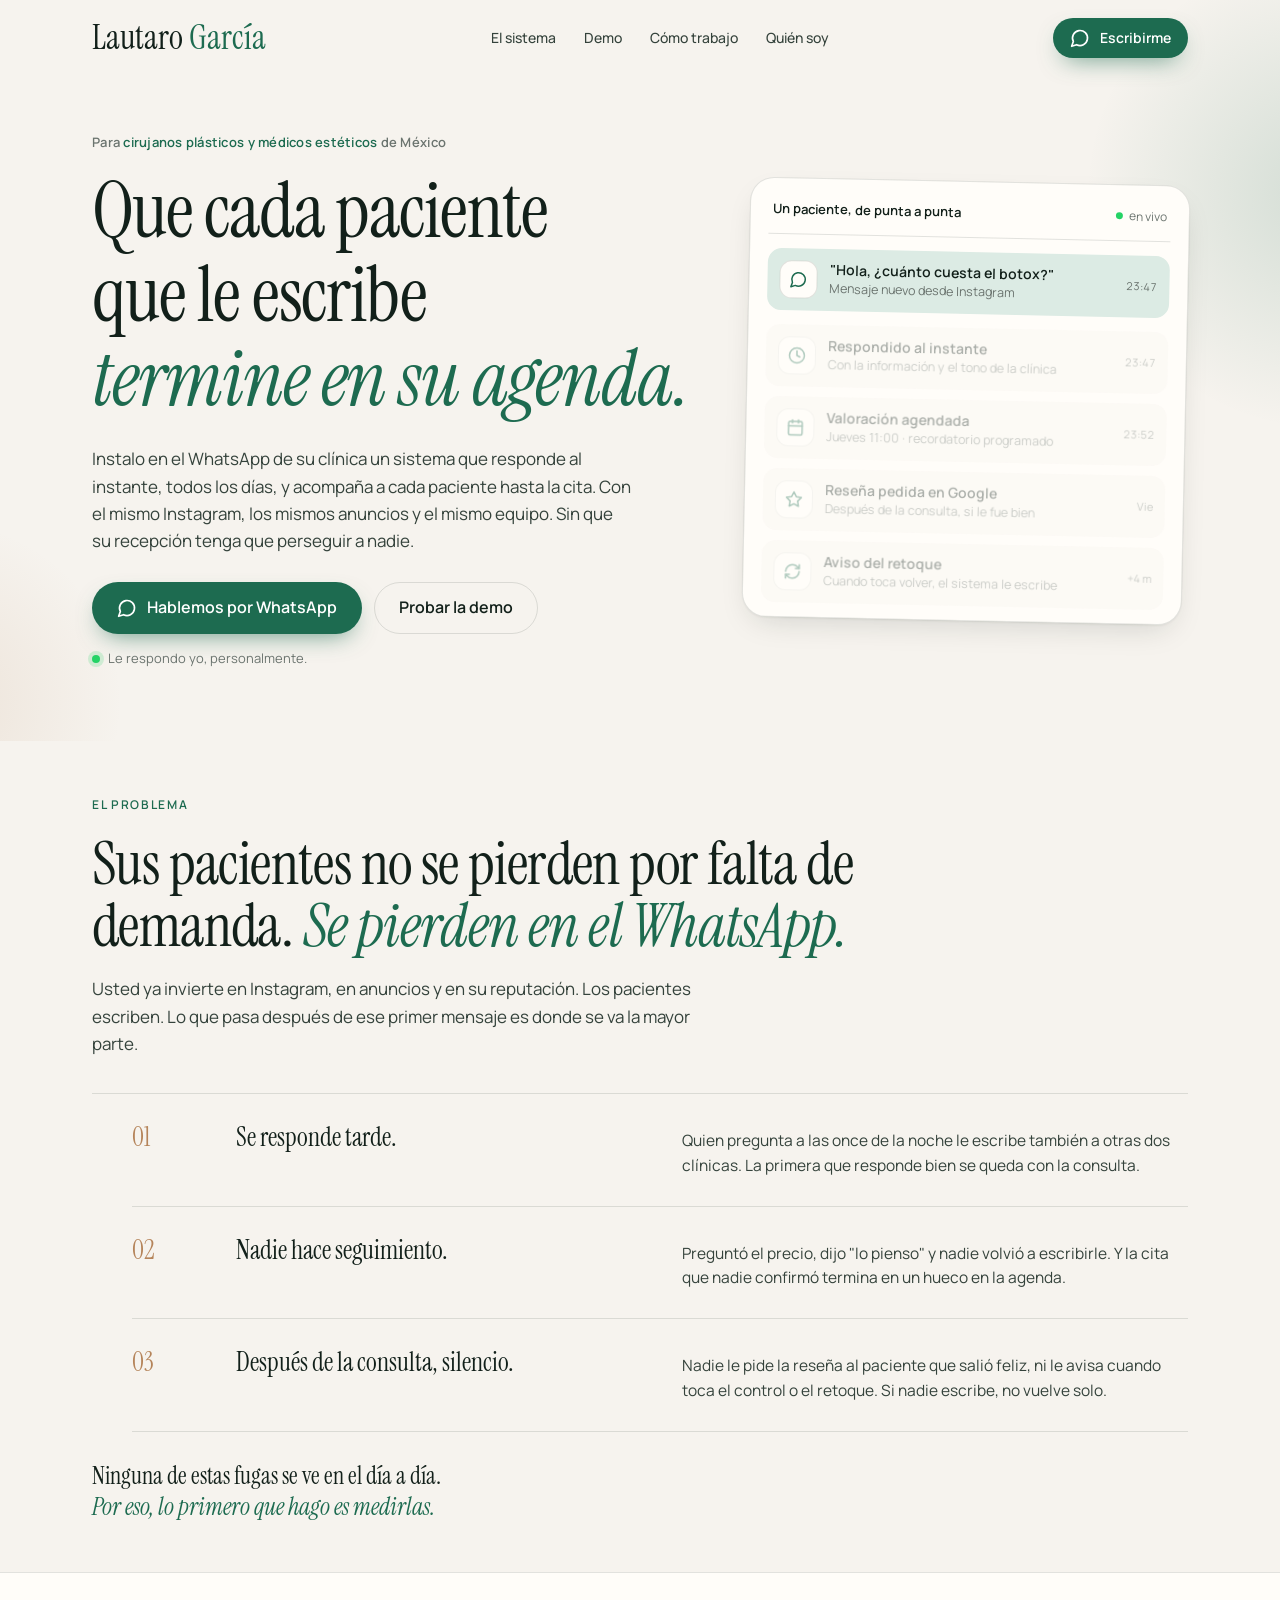
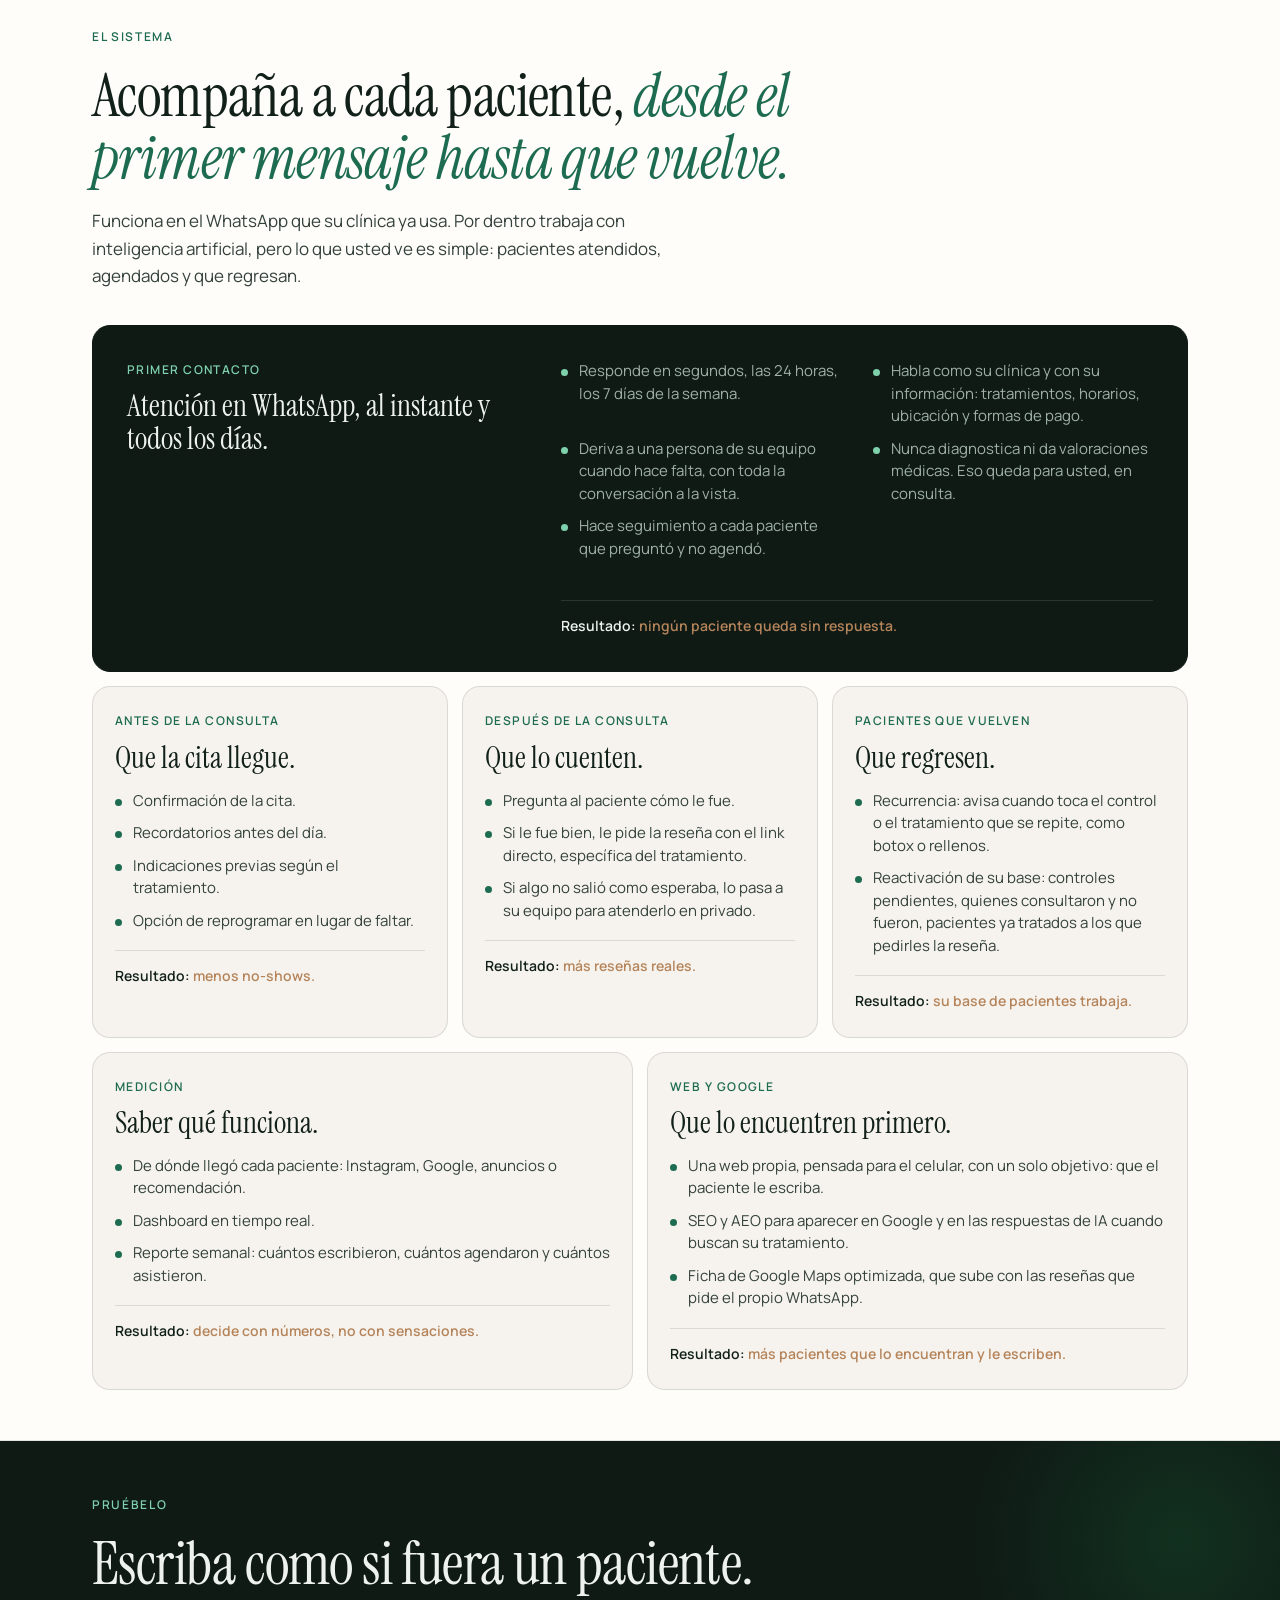
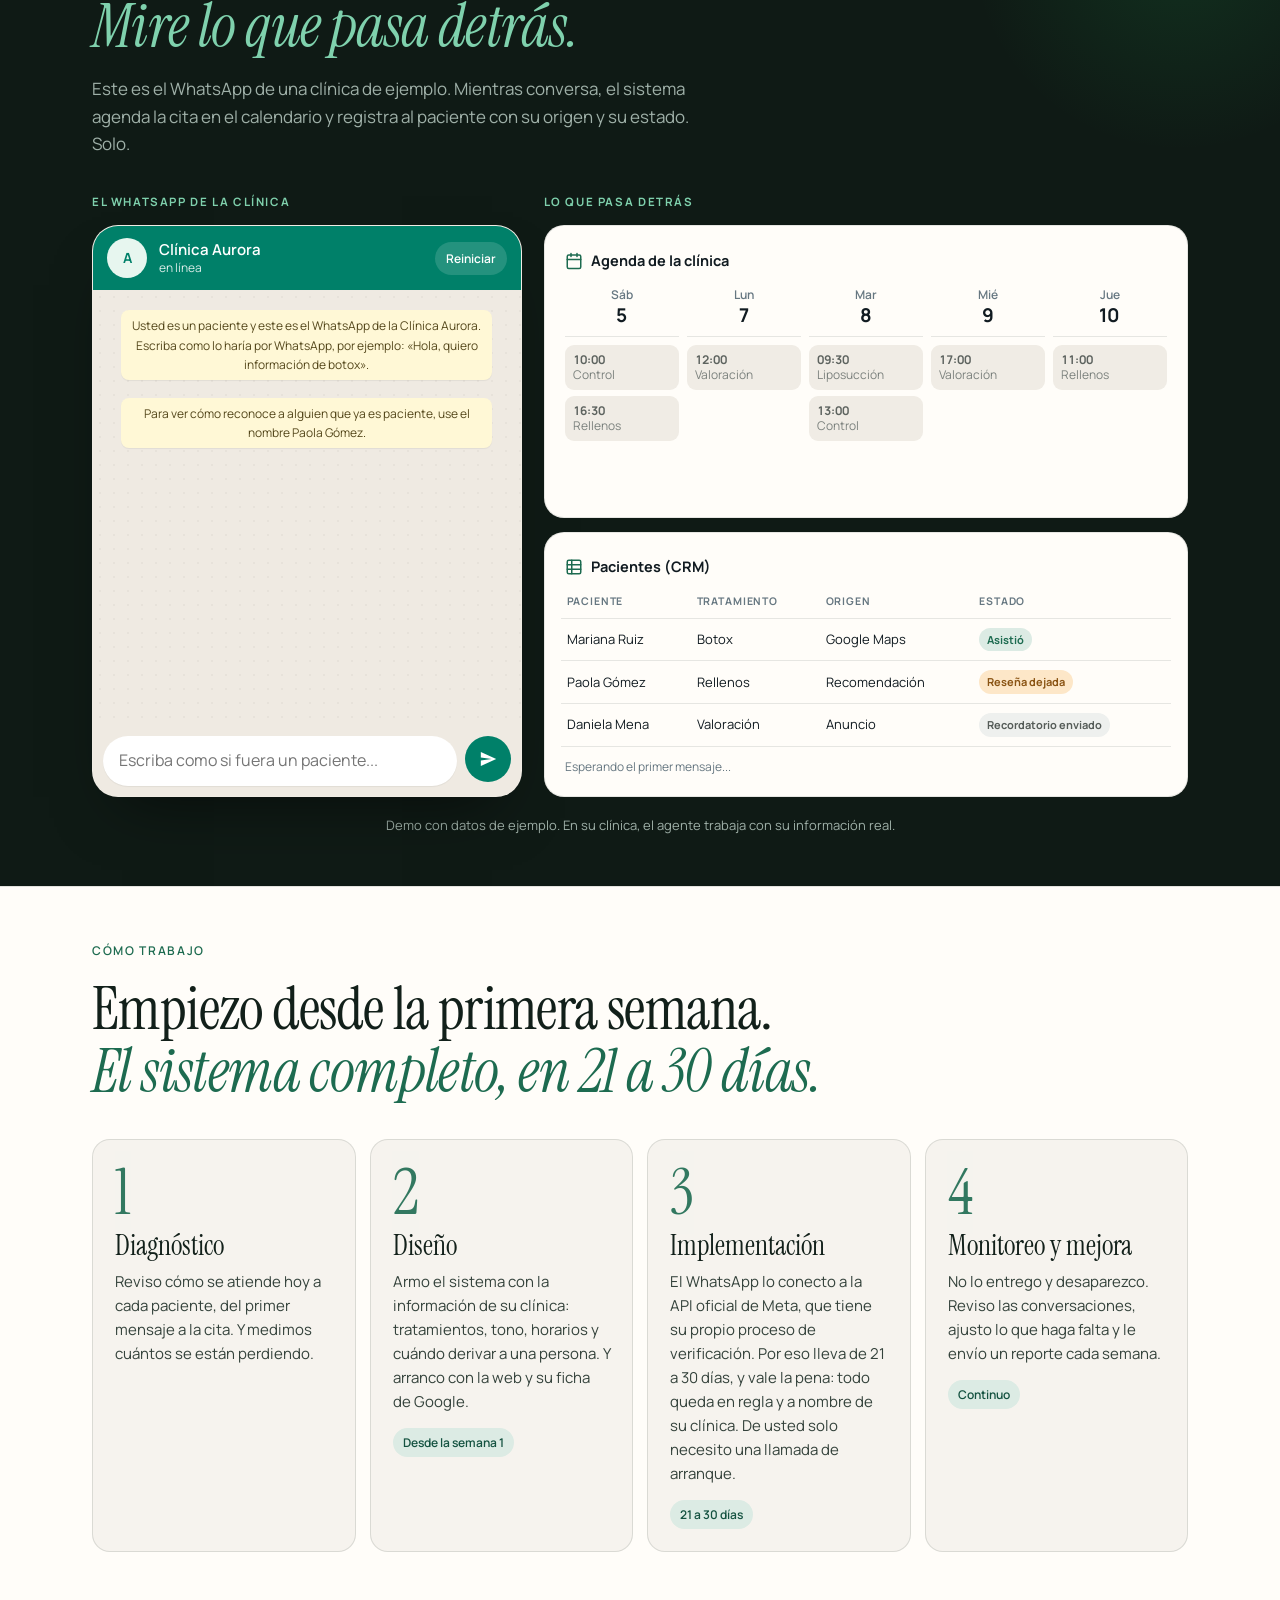
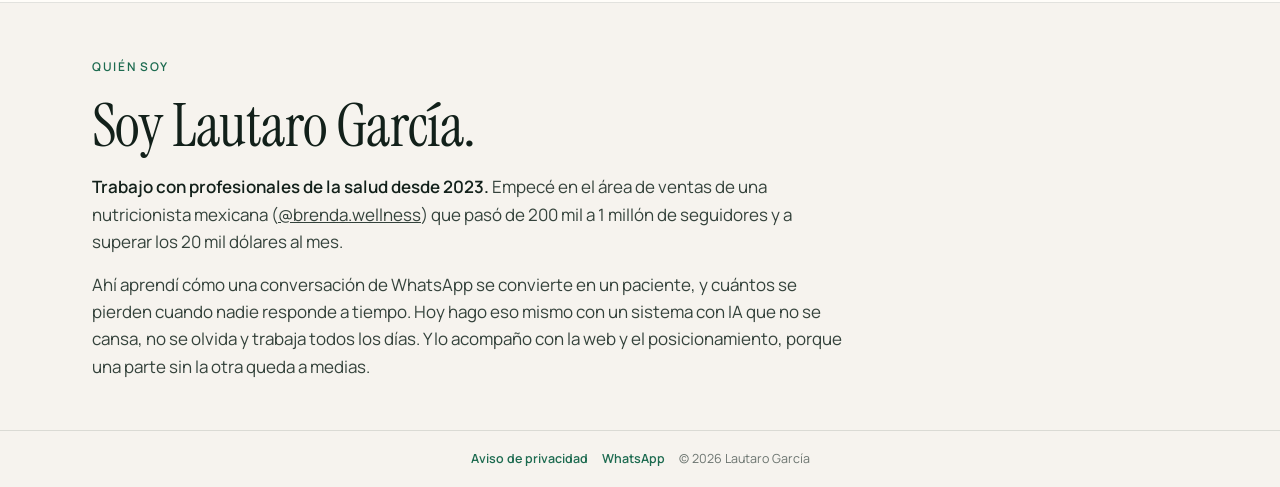
<file: index.html>
<!doctype html>
<html lang="es-MX" class="no-js">
<head>
  <meta charset="utf-8">
  <meta name="viewport" content="width=device-width, initial-scale=1, viewport-fit=cover">
  <title>Lautaro García · Sistema comercial IA</title>
  <meta name="description" content="Instalo en el WhatsApp de su clínica un sistema que responde al instante, hace seguimiento a cada paciente y lo lleva hasta la cita. Para cirujanos plásticos y médicos estéticos de México.">
  <meta name="theme-color" content="#f6f3ee">
  <meta property="og:type" content="website">
  <meta property="og:title" content="Lautaro García · Más pacientes agendados desde su WhatsApp">
  <meta property="og:description" content="Un sistema que responde al instante, todos los días, y acompaña a cada paciente desde el primer mensaje hasta que vuelve.">
  <link rel="icon" href="data:image/svg+xml,%3Csvg xmlns='http://www.w3.org/2000/svg' viewBox='0 0 64 64'%3E%3Crect width='64' height='64' rx='16' fill='%2312201a'/%3E%3Ctext x='50%25' y='56%25' text-anchor='middle' dominant-baseline='middle' font-family='Georgia,serif' font-style='italic' font-size='34' fill='%237fd1ad'%3ELG%3C/text%3E%3C/svg%3E">
  <link rel="preconnect" href="https://fonts.googleapis.com">
  <link rel="preconnect" href="https://fonts.gstatic.com" crossorigin>
  <link href="https://fonts.googleapis.com/css2?family=Instrument+Serif:ital@0;1&family=Manrope:wght@400;500;600;700&display=swap" rel="stylesheet">
  <link rel="stylesheet" href="styles.css?v=20261116i">
  <link rel="stylesheet" href="demo/demo.css?v=20261126a">
  <script>document.documentElement.classList.remove('no-js');</script>
  <script src="config.js?v=20261116i" defer></script>
  <script src="demo/demo.js?v=20261126a" defer></script>
  <script src="main.js?v=20261116i" defer></script>
</head>
<body>

<!-- Íconos -->
<svg width="0" height="0" style="position:absolute" aria-hidden="true">
  <defs>
    <symbol id="i-wa" viewBox="0 0 24 24" fill="none" stroke="currentColor" stroke-width="2" stroke-linecap="round" stroke-linejoin="round"><path d="M7.9 20A9 9 0 1 0 4 16.1L2 22Z"/></symbol>
    <symbol id="i-check" viewBox="0 0 24 24" fill="none" stroke="currentColor" stroke-width="2.4" stroke-linecap="round" stroke-linejoin="round"><path d="M20 6 9 17l-5-5"/></symbol>
    <symbol id="i-x" viewBox="0 0 24 24" fill="none" stroke="currentColor" stroke-width="2.4" stroke-linecap="round" stroke-linejoin="round"><path d="M18 6 6 18"/><path d="m6 6 12 12"/></symbol>
    <symbol id="i-clock" viewBox="0 0 24 24" fill="none" stroke="currentColor" stroke-width="2" stroke-linecap="round" stroke-linejoin="round"><circle cx="12" cy="12" r="10"/><path d="M12 6v6l4 2"/></symbol>
    <symbol id="i-cal" viewBox="0 0 24 24" fill="none" stroke="currentColor" stroke-width="2" stroke-linecap="round" stroke-linejoin="round"><rect x="3" y="4" width="18" height="18" rx="2"/><path d="M16 2v4M8 2v4M3 10h18"/></symbol>
    <symbol id="i-star" viewBox="0 0 24 24" fill="none" stroke="currentColor" stroke-width="2" stroke-linecap="round" stroke-linejoin="round"><path d="M12 2l3.09 6.26L22 9.27l-5 4.87 1.18 6.88L12 17.77l-6.18 3.25L7 14.14 2 9.27l6.91-1.01L12 2z"/></symbol>
    <symbol id="i-repeat" viewBox="0 0 24 24" fill="none" stroke="currentColor" stroke-width="2" stroke-linecap="round" stroke-linejoin="round"><path d="M3 12a9 9 0 0 1 9-9 9.75 9.75 0 0 1 6.74 2.74L21 8"/><path d="M21 3v5h-5"/><path d="M21 12a9 9 0 0 1-9 9 9.75 9.75 0 0 1-6.74-2.74L3 16"/><path d="M8 16H3v5"/></symbol>
    <symbol id="i-chart" viewBox="0 0 24 24" fill="none" stroke="currentColor" stroke-width="2" stroke-linecap="round" stroke-linejoin="round"><path d="M3 3v18h18"/><path d="M18 17V9M13 17V5M8 17v-3"/></symbol>
    <symbol id="i-phone" viewBox="0 0 24 24" fill="none" stroke="currentColor" stroke-width="2" stroke-linecap="round" stroke-linejoin="round"><rect x="5" y="2" width="14" height="20" rx="2"/><path d="M12 18h.01"/></symbol>
    <symbol id="i-search" viewBox="0 0 24 24" fill="none" stroke="currentColor" stroke-width="2" stroke-linecap="round" stroke-linejoin="round"><circle cx="11" cy="11" r="8"/><path d="m21 21-4.3-4.3"/></symbol>
    <symbol id="i-pin" viewBox="0 0 24 24" fill="none" stroke="currentColor" stroke-width="2" stroke-linecap="round" stroke-linejoin="round"><path d="M20 10c0 6-8 12-8 12s-8-6-8-12a8 8 0 0 1 16 0Z"/><circle cx="12" cy="10" r="3"/></symbol>
    <symbol id="i-shield" viewBox="0 0 24 24" fill="none" stroke="currentColor" stroke-width="2" stroke-linecap="round" stroke-linejoin="round"><path d="M12 22s8-4 8-10V5l-8-3-8 3v7c0 6 8 10 8 10z"/><path d="m9 12 2 2 4-4"/></symbol>
    <symbol id="i-back" viewBox="0 0 24 24" fill="none" stroke="currentColor" stroke-width="2" stroke-linecap="round" stroke-linejoin="round"><path d="M9 10 4 15l5 5"/><path d="M20 4v7a4 4 0 0 1-4 4H4"/></symbol>
  </defs>
</svg>

<!-- NAV -->
<header class="nav" id="nav">
  <div class="wrap nav-inner">
    <a href="#top" class="brand">Lautaro <span>García</span></a>
    <nav class="nav-links" aria-label="Secciones">
      <a href="#sistema">El sistema</a>
      <a href="#demo">Demo</a>
      <a href="#como">Cómo trabajo</a>
      <a href="#quien">Quién soy</a>
    </nav>
    <a class="btn btn-wa btn-sm" href="https://wa.me/5492804028061" data-wa>
      <svg aria-hidden="true"><use href="#i-wa"/></svg> Escribirme
    </a>
  </div>
</header>

<main id="top">

  <!-- 1. HERO -->
  <section class="hero">
    <div class="wrap hero-grid">
      <div>
        <p class="hero-kicker">Para <b>cirujanos plásticos y médicos estéticos</b> de México</p>
        <h1 class="hero-title">
          <span class="line"><span>Que cada paciente</span></span>
          <span class="line"><span>que le escribe</span></span>
          <span class="line"><span><em>termine en su agenda.</em></span></span>
        </h1>
        <p class="hero-sub">Instalo en el WhatsApp de su clínica un sistema que responde al instante, todos los días, y acompaña a cada paciente hasta la cita. Con el mismo Instagram, los mismos anuncios y el mismo equipo. Sin que su recepción tenga que perseguir a nadie.</p>
        <div class="hero-ctas">
          <a class="btn btn-wa" href="https://wa.me/5492804028061" data-wa>
            <svg aria-hidden="true"><use href="#i-wa"/></svg> Hablemos por WhatsApp
          </a>
          <a class="btn btn-ghost" href="#demo">Probar la demo</a>
        </div>
        <p class="hero-note"><span class="dot"></span> Le respondo yo, personalmente.</p>
      </div>

      <div class="hero-visual">
        <div class="flow-card" id="flowCard" aria-label="Recorrido de un paciente con el sistema">
          <div class="flow-head">
            <b>Un paciente, de punta a punta</b>
            <span class="flow-live">en vivo</span>
          </div>
          <ul class="flow-list">
            <li class="flow-item is-on">
              <span class="flow-ico"><svg><use href="#i-wa"/></svg></span>
              <div><p class="flow-t">"Hola, ¿cuánto cuesta el botox?"</p><p class="flow-s">Mensaje nuevo desde Instagram</p></div>
              <span class="flow-time">23:47</span>
            </li>
            <li class="flow-item">
              <span class="flow-ico"><svg><use href="#i-clock"/></svg></span>
              <div><p class="flow-t">Respondido al instante</p><p class="flow-s">Con la información y el tono de la clínica</p></div>
              <span class="flow-time">23:47</span>
            </li>
            <li class="flow-item">
              <span class="flow-ico"><svg><use href="#i-cal"/></svg></span>
              <div><p class="flow-t">Valoración agendada</p><p class="flow-s">Jueves 11:00 · recordatorio programado</p></div>
              <span class="flow-time">23:52</span>
            </li>
            <li class="flow-item">
              <span class="flow-ico"><svg><use href="#i-star"/></svg></span>
              <div><p class="flow-t">Reseña pedida en Google</p><p class="flow-s">Después de la consulta, si le fue bien</p></div>
              <span class="flow-time">Vie</span>
            </li>
            <li class="flow-item">
              <span class="flow-ico"><svg><use href="#i-repeat"/></svg></span>
              <div><p class="flow-t">Aviso del retoque</p><p class="flow-s">Cuando toca volver, el sistema le escribe</p></div>
              <span class="flow-time">+4 m</span>
            </li>
          </ul>
        </div>
      </div>
    </div>
  </section>

  <!-- 2. PROBLEMA -->
  <section id="problema">
    <div class="wrap">
      <div class="sec-head reveal">
        <span class="eyebrow">El problema</span>
        <h2 class="h2">Sus pacientes no se pierden por falta de demanda. <em>Se pierden en el WhatsApp.</em></h2>
        <p class="lead">Usted ya invierte en Instagram, en anuncios y en su reputación. Los pacientes escriben. Lo que pasa después de ese primer mensaje es donde se va la mayor parte.</p>
      </div>

      <ol class="leaks">
        <li class="leak reveal">
          <span class="leak-n">01</span>
          <h3>Se responde tarde.</h3>
          <p>Quien pregunta a las once de la noche le escribe también a otras dos clínicas. La primera que responde bien se queda con la consulta.</p>
        </li>
        <li class="leak reveal">
          <span class="leak-n">02</span>
          <h3>Nadie hace seguimiento.</h3>
          <p>Preguntó el precio, dijo "lo pienso" y nadie volvió a escribirle. Y la cita que nadie confirmó termina en un hueco en la agenda.</p>
        </li>
        <li class="leak reveal">
          <span class="leak-n">03</span>
          <h3>Después de la consulta, silencio.</h3>
          <p>Nadie le pide la reseña al paciente que salió feliz, ni le avisa cuando toca el control o el retoque. Si nadie escribe, no vuelve solo.</p>
        </li>
      </ol>

      <p class="leaks-close reveal">Ninguna de estas fugas se ve en el día a día. <em>Por eso, lo primero que hago es medirlas.</em></p>
    </div>
  </section>

  <!-- 3. EL SISTEMA -->
  <section class="system" id="sistema">
    <div class="wrap">
      <div class="sec-head reveal">
        <span class="eyebrow">El sistema</span>
        <h2 class="h2">Acompaña a cada paciente, <em>desde el primer mensaje hasta que vuelve.</em></h2>
        <p class="lead">Funciona en el WhatsApp que su clínica ya usa. Por dentro trabaja con inteligencia artificial, pero lo que usted ve es simple: pacientes atendidos, agendados y que regresan.</p>
      </div>

      <div class="sys-grid">
        <article class="sys-card is-main reveal">
          <div>
            <p class="sys-tag">Primer contacto</p>
            <h3>Atención en WhatsApp, al instante y todos los días.</h3>
          </div>
          <ul>
            <li>Responde en segundos, las 24 horas, los 7 días de la semana.</li>
            <li>Habla como su clínica y con su información: tratamientos, horarios, ubicación y formas de pago.</li>
            <li>Deriva a una persona de su equipo cuando hace falta, con toda la conversación a la vista.</li>
            <li>Nunca diagnostica ni da valoraciones médicas. Eso queda para usted, en consulta.</li>
            <li>Hace seguimiento a cada paciente que preguntó y no agendó.</li>
          </ul>
          <p class="sys-result">Resultado: <span>ningún paciente queda sin respuesta.</span></p>
        </article>

        <article class="sys-card reveal reveal-d1">
          <p class="sys-tag">Antes de la consulta</p>
          <h3>Que la cita llegue.</h3>
          <ul>
            <li>Confirmación de la cita.</li>
            <li>Recordatorios antes del día.</li>
            <li>Indicaciones previas según el tratamiento.</li>
            <li>Opción de reprogramar en lugar de faltar.</li>
          </ul>
          <p class="sys-result">Resultado: <span>menos no-shows.</span></p>
        </article>

        <article class="sys-card reveal reveal-d2">
          <p class="sys-tag">Después de la consulta</p>
          <h3>Que lo cuenten.</h3>
          <ul>
            <li>Pregunta al paciente cómo le fue.</li>
            <li>Si le fue bien, le pide la reseña con el link directo, específica del tratamiento.</li>
            <li>Si algo no salió como esperaba, lo pasa a su equipo para atenderlo en privado.</li>
          </ul>
          <p class="sys-result">Resultado: <span>más reseñas reales.</span></p>
        </article>

        <article class="sys-card reveal reveal-d3">
          <p class="sys-tag">Pacientes que vuelven</p>
          <h3>Que regresen.</h3>
          <ul>
            <li>Recurrencia: avisa cuando toca el control o el tratamiento que se repite, como botox o rellenos.</li>
            <li>Reactivación de su base: controles pendientes, quienes consultaron y no fueron, pacientes ya tratados a los que pedirles la reseña.</li>
          </ul>
          <p class="sys-result">Resultado: <span>su base de pacientes trabaja.</span></p>
        </article>

        <article class="sys-card is-half reveal">
          <p class="sys-tag">Medición</p>
          <h3>Saber qué funciona.</h3>
          <ul>
            <li>De dónde llegó cada paciente: Instagram, Google, anuncios o recomendación.</li>
            <li>Dashboard en tiempo real.</li>
            <li>Reporte semanal: cuántos escribieron, cuántos agendaron y cuántos asistieron.</li>
          </ul>
          <p class="sys-result">Resultado: <span>decide con números, no con sensaciones.</span></p>
        </article>

        <article class="sys-card is-half reveal reveal-d1">
          <p class="sys-tag">Web y Google</p>
          <h3>Que lo encuentren primero.</h3>
          <ul>
            <li>Una web propia, pensada para el celular, con un solo objetivo: que el paciente le escriba.</li>
            <li>SEO y AEO para aparecer en Google y en las respuestas de IA cuando buscan su tratamiento.</li>
            <li>Ficha de Google Maps optimizada, que sube con las reseñas que pide el propio WhatsApp.</li>
          </ul>
          <p class="sys-result">Resultado: <span>más pacientes que lo encuentran y le escriben.</span></p>
        </article>
      </div>
    </div>
  </section>

  <!-- 4. DEMO -->
  <section class="demo-sec" id="demo">
    <div class="wrap">
      <div class="sec-head reveal">
        <span class="eyebrow">Pruébelo</span>
        <h2 class="h2">Escriba como si fuera un paciente. <em>Mire lo que pasa detrás.</em></h2>
        <p class="lead">Este es el WhatsApp de una clínica de ejemplo. Mientras conversa, el sistema agenda la cita en el calendario y registra al paciente con su origen y su estado. Solo.</p>
      </div>

      <!-- Componente reutilizable. Se configura con data-clinic, data-doctor, data-treatments y data-source -->
      <div class="lgd" data-lg-demo data-clinic="Clínica Aurora" data-doctor="la Dra. Ejemplo" data-source="Instagram">
        <noscript><p style="color:#9fb0a8">La demo necesita JavaScript activado.</p></noscript>
      </div>

      <p class="demo-foot">Demo con datos de ejemplo. En su clínica, el agente trabaja con su información real.</p>
    </div>
  </section>

  <!-- 6. CÓMO FUNCIONA -->
  <section class="how" id="como">
    <div class="wrap">
      <div class="sec-head reveal">
        <span class="eyebrow">Cómo trabajo</span>
        <h2 class="h2">Empiezo desde la primera semana. <em>El sistema completo, en 21 a 30 días.</em></h2>
      </div>

      <div class="steps">
        <article class="step reveal">
          <span class="step-n">1</span>
          <h3>Diagnóstico</h3>
          <p>Reviso cómo se atiende hoy a cada paciente, del primer mensaje a la cita. Y medimos cuántos se están perdiendo.</p>
        </article>
        <article class="step reveal reveal-d1">
          <span class="step-n">2</span>
          <h3>Diseño</h3>
          <p>Armo el sistema con la información de su clínica: tratamientos, tono, horarios y cuándo derivar a una persona. Y arranco con la web y su ficha de Google.</p>
          <span class="step-pill">Desde la semana 1</span>
        </article>
        <article class="step reveal reveal-d2">
          <span class="step-n">3</span>
          <h3>Implementación</h3>
          <p>El WhatsApp lo conecto a la API oficial de Meta, que tiene su propio proceso de verificación. Por eso lleva de 21 a 30 días, y vale la pena: todo queda en regla y a nombre de su clínica. De usted solo necesito una llamada de arranque.</p>
          <span class="step-pill">21 a 30 días</span>
        </article>
        <article class="step reveal reveal-d3">
          <span class="step-n">4</span>
          <h3>Monitoreo y mejora</h3>
          <p>No lo entrego y desaparezco. Reviso las conversaciones, ajusto lo que haga falta y le envío un reporte cada semana.</p>
          <span class="step-pill">Continuo</span>
        </article>
      </div>
    </div>
  </section>

  <!-- 8. QUIÉN SOY -->
  <section id="quien">
    <div class="wrap">
      <div class="about-text reveal" style="max-width:760px">
        <span class="eyebrow">Quién soy</span>
        <h2 class="h2">Soy Lautaro García.</h2>
        <p><strong>Trabajo con profesionales de la salud desde 2023.</strong> Empecé en el área de ventas de una nutricionista mexicana (<a class="text-link" href="https://www.instagram.com/brenda.wellness/" target="_blank" rel="noopener">@brenda.wellness</a>) que pasó de 200 mil a 1 millón de seguidores y a superar los 20 mil dólares al mes.</p>
        <p>Ahí aprendí cómo una conversación de WhatsApp se convierte en un paciente, y cuántos se pierden cuando nadie responde a tiempo. Hoy hago eso mismo con un sistema con IA que no se cansa, no se olvida y trabaja todos los días. Y lo acompaño con la web y el posicionamiento, porque una parte sin la otra queda a medias.</p>
      </div>
    </div>
  </section>

</main>

<footer class="footer">
  <div class="wrap footer-inner">
    <a href="privacidad/">Aviso de privacidad</a>
    <a href="https://wa.me/5492804028061" data-wa>WhatsApp</a>
    <span>© <span data-year>2026</span> Lautaro García</span>
  </div>
</footer>

<a class="wa-float" id="waFloat" href="https://wa.me/5492804028061" data-wa aria-label="Escribirme por WhatsApp">
  <svg aria-hidden="true"><use href="#i-wa"/></svg>
</a>

</body>
</html>
</file>
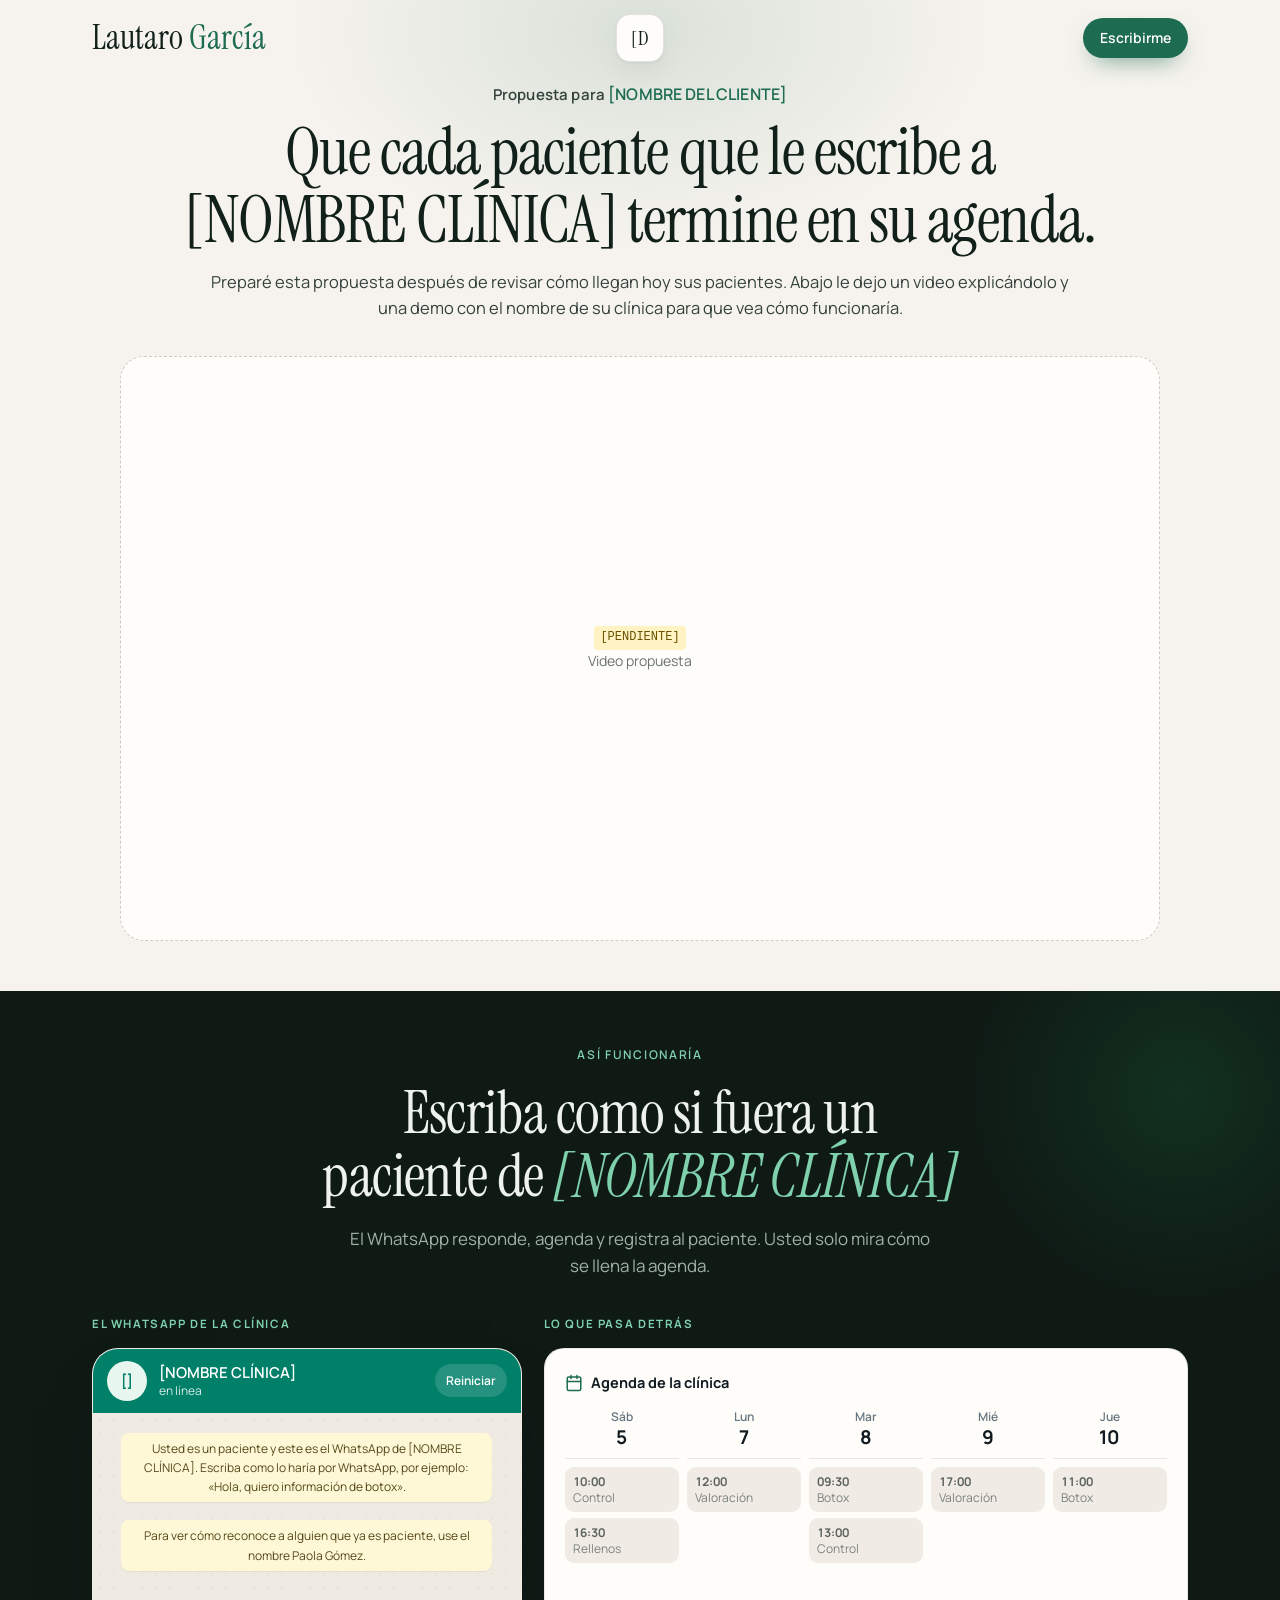
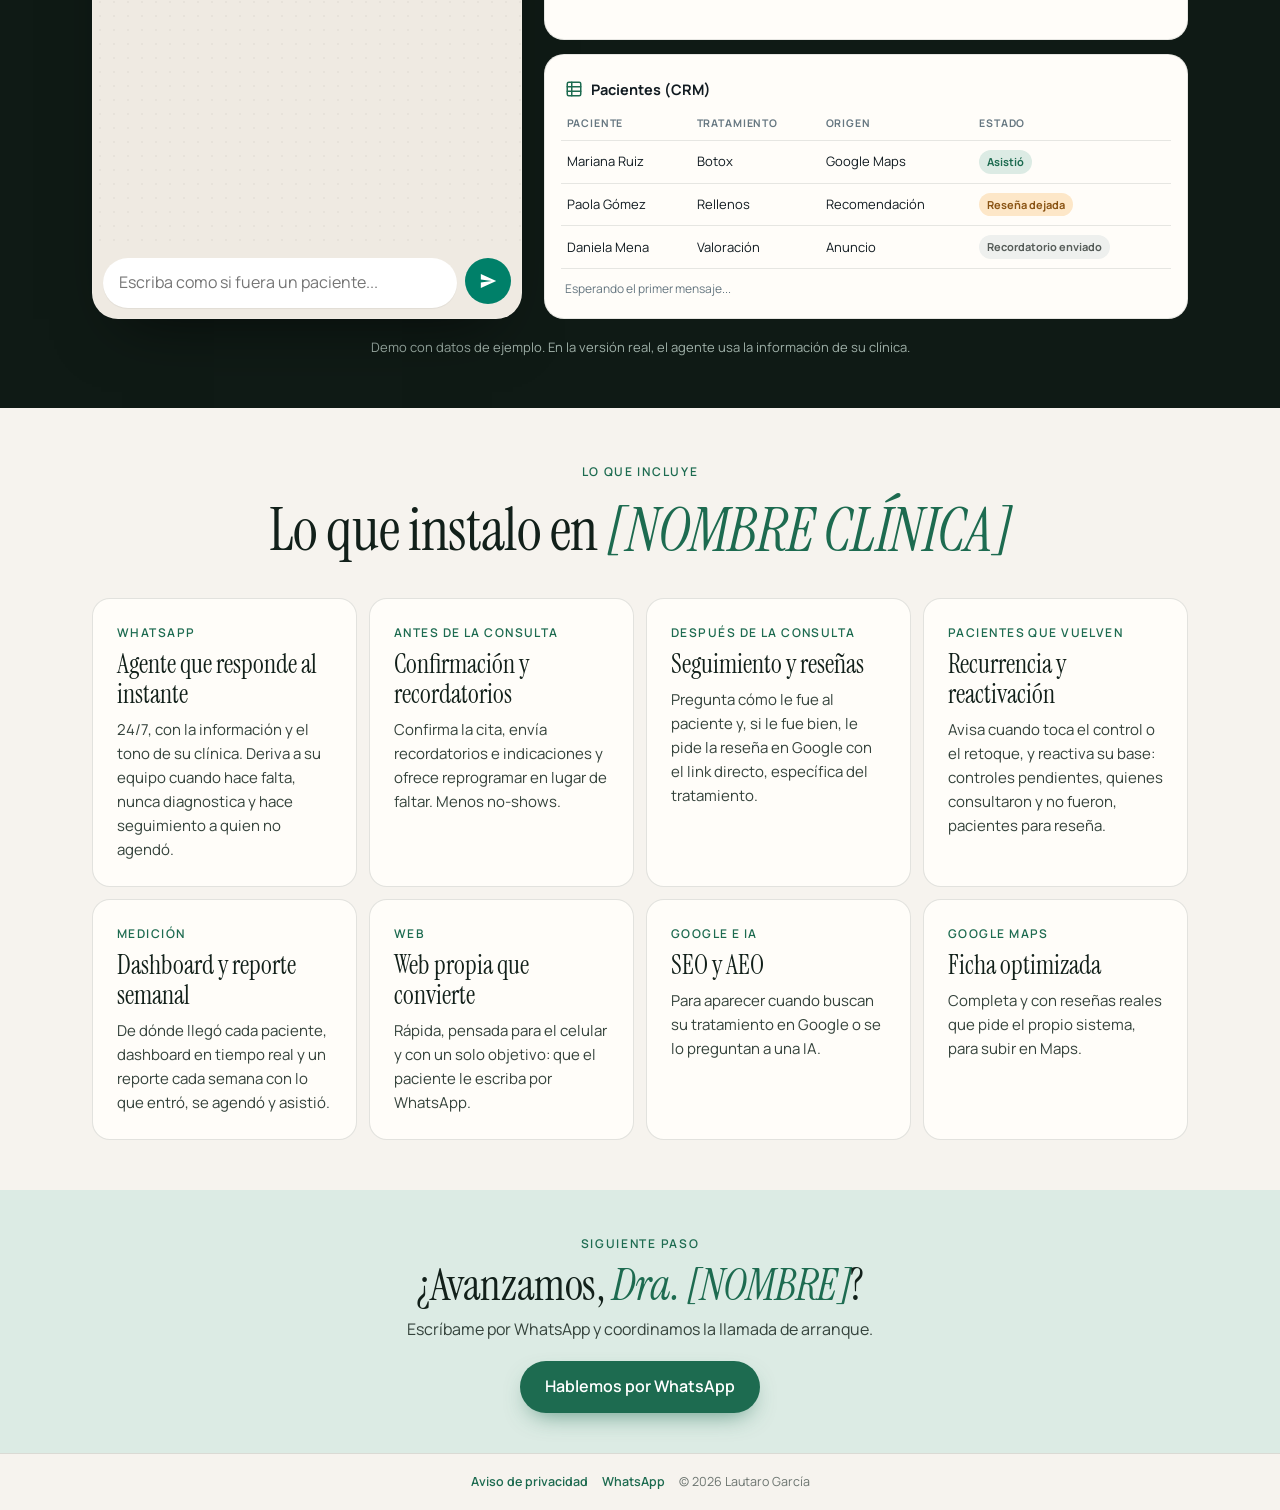
<file: _plantilla-propuesta/index.html>
<!doctype html>
<html lang="es-MX" class="no-js">
<head>
  <meta charset="utf-8">
  <meta name="viewport" content="width=device-width, initial-scale=1, viewport-fit=cover">
  <!-- Página privada: no se indexa ni se linkea desde la home -->
  <meta name="robots" content="noindex, nofollow">
  <title>Propuesta para [NOMBRE CLÍNICA] · Lautaro García</title>
  <meta name="theme-color" content="#f6f3ee">
  <link rel="icon" href="data:image/svg+xml,%3Csvg xmlns='http://www.w3.org/2000/svg' viewBox='0 0 64 64'%3E%3Crect width='64' height='64' rx='16' fill='%2312201a'/%3E%3Ctext x='50%25' y='56%25' text-anchor='middle' dominant-baseline='middle' font-family='Georgia,serif' font-style='italic' font-size='34' fill='%237fd1ad'%3ELG%3C/text%3E%3C/svg%3E">
  <link rel="preconnect" href="https://fonts.googleapis.com">
  <link rel="preconnect" href="https://fonts.gstatic.com" crossorigin>
  <link href="https://fonts.googleapis.com/css2?family=Instrument+Serif:ital@0;1&family=Manrope:wght@400;500;600;700&display=swap" rel="stylesheet">
  <link rel="stylesheet" href="../styles.css?v=20261116i">
  <link rel="stylesheet" href="../demo/demo.css?v=20261126a">
  <link rel="stylesheet" href="../propuesta.css?v=20261116i">
  <script>document.documentElement.classList.remove('no-js');</script>

  <!-- =====================================================
       VARIABLES DE LA PROPUESTA · lo único que hay que cambiar
       1. Duplicar esta carpeta y renombrarla (ej: dra-valeria-ruiz)
       2. Completar estos datos
       3. Poner el logo del cliente dentro de la carpeta (ej: logo.png)
       La URL queda: [DOMINIO]/dra-valeria-ruiz
       ===================================================== -->
  <script>
    window.PROPUESTA = {
      cliente: "[NOMBRE DEL CLIENTE]",             // Cómo aparece en el título de la propuesta. Ej: "Dra. Valeria Ruiz"
      clinica: "[NOMBRE CLÍNICA]",                 // Nombre del WhatsApp de la clínica en la demo. Ej: "Clínica Aurora"
      medico: "la Dra. [NOMBRE]",                  // Cómo se nombra dentro de una frase. Ej: "la Dra. Valeria Ruiz"
      saludo: "Dra. [NOMBRE]",                     // Para el saludo. Ej: "Dra. Valeria"
      logo: "",                                    // Ej: "logo.png" (dentro de esta carpeta). Vacío = iniciales
      logoChat: "",                                // Opcional: logo cuadrado para el avatar del chat de la demo. Vacío = iniciales
      ciudad: "[CIUDAD]",                          // Ej: "Guadalajara"

      titular: "Que cada paciente que le escribe a [NOMBRE CLÍNICA] termine en su agenda.",
      descripcion: "Preparé esta propuesta después de revisar cómo llegan hoy sus pacientes. Abajo le dejo un video explicándolo y una demo con el nombre de su clínica para que vea cómo funcionaría.",

      video: "",                                   // Link del video: Loom, Google Drive o YouTube (se convierte solo)

      tratamientos: "Botox,Rellenos,Rinoplastia",  // Para la demo, separados por coma. Con palabras clave: "LASIK:lasik|refractiva"
      origen: "Instagram",                         // Origen principal de sus pacientes, para la demo

      // Bloques de la oferta: true = se muestra, false = se oculta
      incluye: {
        agente: true,          // Agente en WhatsApp
        antes: true,           // Antes de la consulta
        despues: true,         // Después de la consulta
        pipeline: true,        // Recurrencia y reactivación
        medicion: true,        // Medición
        web: true,             // Web propia
        seo: true,             // Google, SEO/AEO
        maps: true             // Ficha de Google Maps
      },

      ctaTexto: "Hablemos por WhatsApp",
      ctaMensaje: "Hola Lautaro, vi la propuesta para [NOMBRE CLÍNICA] y quiero avanzar."
    };
  </script>

  <script src="../config.js?v=20261116i" defer></script>
  <script src="../propuesta.js?v=20261116i" defer></script>
  <script src="../demo/demo.js?v=20261126a" defer></script>
  <script src="../main.js?v=20261116i" defer></script>
</head>
<body class="prop">

<header class="nav" id="nav">
  <div class="wrap nav-inner">
    <a href="../" class="brand">Lautaro <span>García</span></a>
    <a class="btn btn-wa btn-sm" href="https://wa.me/5492804028061" data-wa data-p-cta-msg>Escribirme</a>
  </div>
</header>

<main>
  <!-- 1. Cliente + promesa -->
  <section class="prop-hero">
    <div class="wrap">
      <div class="prop-client reveal">
        <span class="prop-logo" data-p-logo></span>
      </div>
      <p class="hero-kicker prop-kicker reveal">Propuesta para <b data-p="cliente">[NOMBRE DEL CLIENTE]</b></p>
      <h1 class="hero-title prop-title reveal" data-p="titular">Que cada paciente que le escribe termine en su agenda.</h1>
      <p class="hero-sub reveal" data-p="descripcion"></p>
    </div>
  </section>

  <!-- 2. Video propuesta -->
  <section class="prop-video-sec" id="video">
    <div class="wrap">
      <div class="prop-video reveal" data-p-loom>
        <span><span class="pending">[PENDIENTE]</span><br>Video propuesta</span>
      </div>
    </div>
  </section>

  <!-- 3. Demo -->
  <section class="demo-sec" id="demo">
    <div class="wrap">
      <div class="sec-head reveal">
        <span class="eyebrow">Así funcionaría</span>
        <h2 class="h2">Escriba como si fuera un paciente de <em data-p="clinica">su clínica.</em></h2>
        <p class="lead">El WhatsApp responde, agenda y registra al paciente. Usted solo mira cómo se llena la agenda.</p>
      </div>
      <div class="lgd" id="propDemo" data-lg-demo-prop></div>
      <p class="demo-foot">Demo con datos de ejemplo. En la versión real, el agente usa la información de su clínica.</p>
    </div>
  </section>

  <!-- 4. Lo que incluye -->
  <section id="incluye">
    <div class="wrap">
      <div class="sec-head reveal">
        <span class="eyebrow">Lo que incluye</span>
        <h2 class="h2">Lo que instalo en <em data-p="clinica">su clínica.</em></h2>
      </div>
      <div class="inc-grid">
        <article class="inc reveal" data-inc="agente">
          <p class="sys-tag">WhatsApp</p>
          <h3>Agente que responde al instante</h3>
          <p>24/7, con la información y el tono de su clínica. Deriva a su equipo cuando hace falta, nunca diagnostica y hace seguimiento a quien no agendó.</p>
        </article>
        <article class="inc reveal" data-inc="antes">
          <p class="sys-tag">Antes de la consulta</p>
          <h3>Confirmación y recordatorios</h3>
          <p>Confirma la cita, envía recordatorios e indicaciones y ofrece reprogramar en lugar de faltar. Menos no-shows.</p>
        </article>
        <article class="inc reveal" data-inc="despues">
          <p class="sys-tag">Después de la consulta</p>
          <h3>Seguimiento y reseñas</h3>
          <p>Pregunta cómo le fue al paciente y, si le fue bien, le pide la reseña en Google con el link directo, específica del tratamiento.</p>
        </article>
        <article class="inc reveal" data-inc="pipeline">
          <p class="sys-tag">Pacientes que vuelven</p>
          <h3>Recurrencia y reactivación</h3>
          <p>Avisa cuando toca el control o el retoque, y reactiva su base: controles pendientes, quienes consultaron y no fueron, pacientes para reseña.</p>
        </article>
        <article class="inc reveal" data-inc="medicion">
          <p class="sys-tag">Medición</p>
          <h3>Dashboard y reporte semanal</h3>
          <p>De dónde llegó cada paciente, dashboard en tiempo real y un reporte cada semana con lo que entró, se agendó y asistió.</p>
        </article>
        <article class="inc reveal" data-inc="web">
          <p class="sys-tag">Web</p>
          <h3>Web propia que convierte</h3>
          <p>Rápida, pensada para el celular y con un solo objetivo: que el paciente le escriba por WhatsApp.</p>
        </article>
        <article class="inc reveal" data-inc="seo">
          <p class="sys-tag">Google e IA</p>
          <h3>SEO y AEO</h3>
          <p>Para aparecer cuando buscan su tratamiento en Google o se lo preguntan a una IA.</p>
        </article>
        <article class="inc reveal" data-inc="maps">
          <p class="sys-tag">Google Maps</p>
          <h3>Ficha optimizada</h3>
          <p>Completa y con reseñas reales que pide el propio sistema, para subir en Maps.</p>
        </article>
      </div>
    </div>
  </section>

  <!-- 5. CTA -->
  <section class="final">
    <div class="wrap final-inner reveal">
      <span class="eyebrow">Siguiente paso</span>
      <h2 class="h2">¿Avanzamos, <em data-p="saludo">doctora</em>?</h2>
      <p>Escríbame por WhatsApp y coordinamos la llamada de arranque.</p>
      <div class="prop-ctas">
        <a class="btn btn-wa" href="https://wa.me/5492804028061" data-wa data-p-cta-msg><span data-p="ctaTexto">Hablemos por WhatsApp</span></a>
      </div>
    </div>
  </section>
</main>

<footer class="footer">
  <div class="wrap footer-inner">
    <a href="../privacidad/">Aviso de privacidad</a>
    <a href="https://wa.me/5492804028061" data-wa>WhatsApp</a>
    <span>© <span data-year>2026</span> Lautaro García</span>
  </div>
</footer>

</body>
</html>
</file>
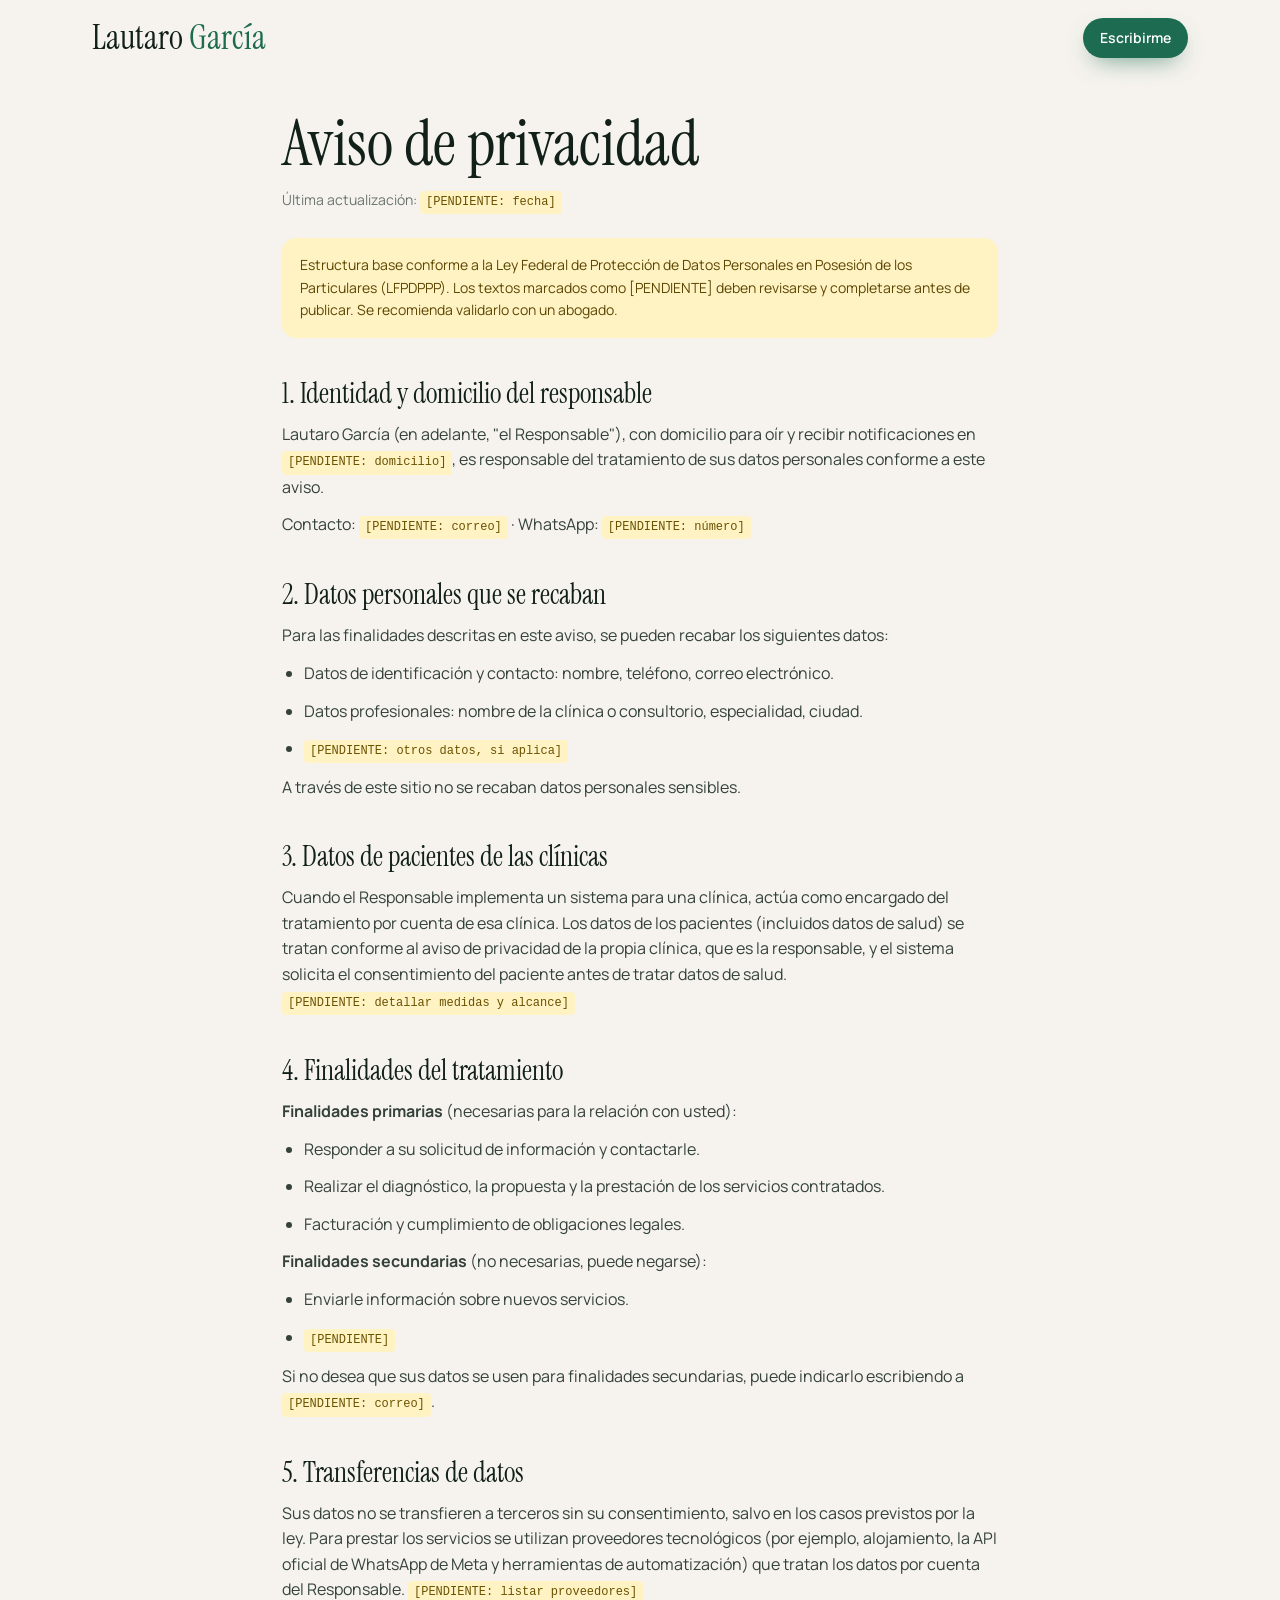
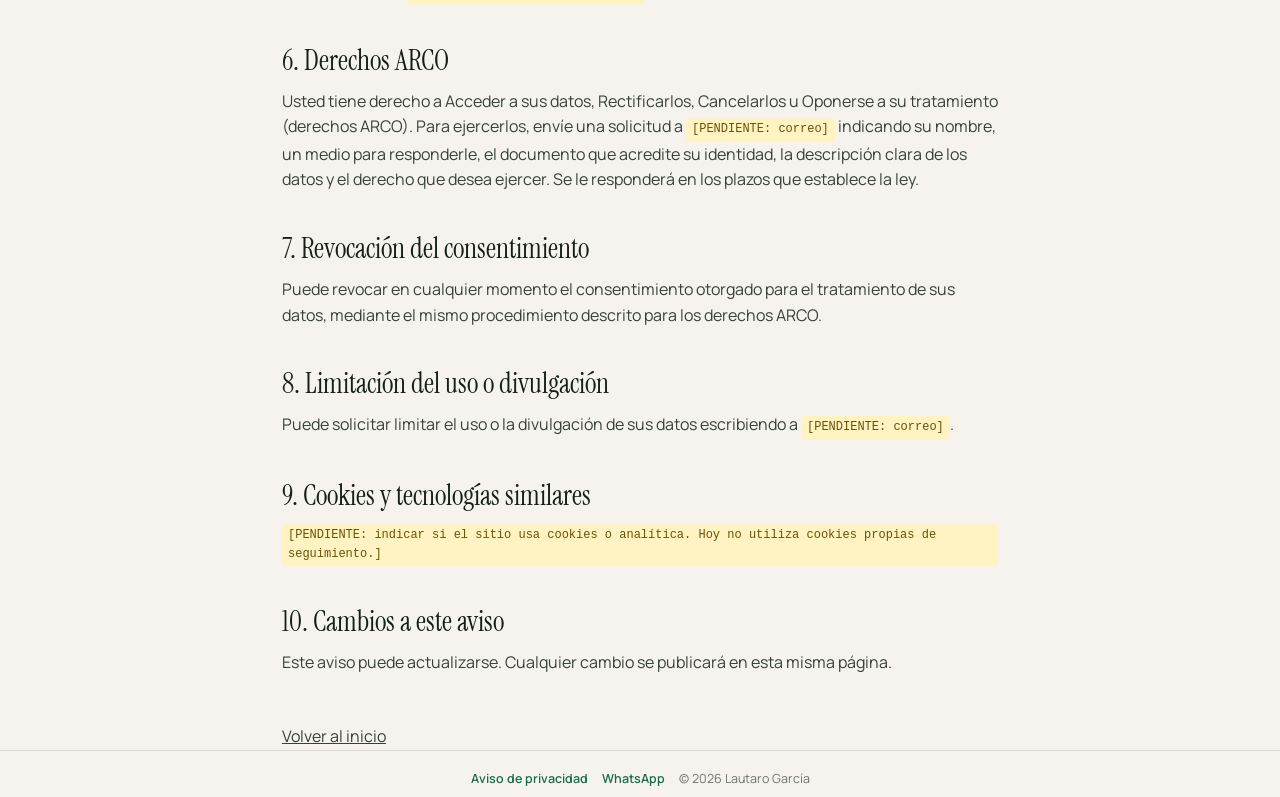
<file: privacidad/index.html>
<!doctype html>
<html lang="es-MX" class="no-js">
<head>
  <meta charset="utf-8">
  <meta name="viewport" content="width=device-width, initial-scale=1, viewport-fit=cover">
  <title>Aviso de privacidad · Lautaro García</title>
  <meta name="description" content="Aviso de privacidad integral de Lautaro García, conforme a la LFPDPPP.">
  <meta name="theme-color" content="#f6f3ee">
  <link rel="icon" href="data:image/svg+xml,%3Csvg xmlns='http://www.w3.org/2000/svg' viewBox='0 0 64 64'%3E%3Crect width='64' height='64' rx='16' fill='%2312201a'/%3E%3Ctext x='50%25' y='56%25' text-anchor='middle' dominant-baseline='middle' font-family='Georgia,serif' font-style='italic' font-size='34' fill='%237fd1ad'%3ELG%3C/text%3E%3C/svg%3E">
  <link rel="preconnect" href="https://fonts.googleapis.com">
  <link rel="preconnect" href="https://fonts.gstatic.com" crossorigin>
  <link href="https://fonts.googleapis.com/css2?family=Instrument+Serif:ital@0;1&family=Manrope:wght@400;500;600;700&display=swap" rel="stylesheet">
  <link rel="stylesheet" href="../styles.css?v=20261116i">
  <script>document.documentElement.classList.remove('no-js');</script>
  <script src="../config.js?v=20261116i" defer></script>
  <script src="../main.js?v=20261116i" defer></script>
</head>
<body>

<header class="nav is-solid" id="nav">
  <div class="wrap nav-inner">
    <a href="../" class="brand">Lautaro <span>García</span></a>
    <a class="btn btn-wa btn-sm" href="https://wa.me/5492804028061" data-wa>Escribirme</a>
  </div>
</header>

<main class="legal">
  <div class="wrap" style="max-width:780px">
    <h1>Aviso de privacidad</h1>
    <p class="meta">Última actualización: <span class="pending">[PENDIENTE: fecha]</span></p>

    <div class="legal-box">
      Estructura base conforme a la Ley Federal de Protección de Datos Personales en Posesión de los Particulares (LFPDPPP). Los textos marcados como [PENDIENTE] deben revisarse y completarse antes de publicar. Se recomienda validarlo con un abogado.
    </div>

    <h2>1. Identidad y domicilio del responsable</h2>
    <p>Lautaro García (en adelante, "el Responsable"), con domicilio para oír y recibir notificaciones en <span class="pending">[PENDIENTE: domicilio]</span>, es responsable del tratamiento de sus datos personales conforme a este aviso.</p>
    <p>Contacto: <span class="pending">[PENDIENTE: correo]</span> · WhatsApp: <span class="pending">[PENDIENTE: número]</span></p>

    <h2>2. Datos personales que se recaban</h2>
    <p>Para las finalidades descritas en este aviso, se pueden recabar los siguientes datos:</p>
    <ul>
      <li>Datos de identificación y contacto: nombre, teléfono, correo electrónico.</li>
      <li>Datos profesionales: nombre de la clínica o consultorio, especialidad, ciudad.</li>
      <li><span class="pending">[PENDIENTE: otros datos, si aplica]</span></li>
    </ul>
    <p>A través de este sitio no se recaban datos personales sensibles.</p>

    <h2>3. Datos de pacientes de las clínicas</h2>
    <p>Cuando el Responsable implementa un sistema para una clínica, actúa como encargado del tratamiento por cuenta de esa clínica. Los datos de los pacientes (incluidos datos de salud) se tratan conforme al aviso de privacidad de la propia clínica, que es la responsable, y el sistema solicita el consentimiento del paciente antes de tratar datos de salud. <span class="pending">[PENDIENTE: detallar medidas y alcance]</span></p>

    <h2>4. Finalidades del tratamiento</h2>
    <p><strong>Finalidades primarias</strong> (necesarias para la relación con usted):</p>
    <ul>
      <li>Responder a su solicitud de información y contactarle.</li>
      <li>Realizar el diagnóstico, la propuesta y la prestación de los servicios contratados.</li>
      <li>Facturación y cumplimiento de obligaciones legales.</li>
    </ul>
    <p><strong>Finalidades secundarias</strong> (no necesarias, puede negarse):</p>
    <ul>
      <li>Enviarle información sobre nuevos servicios.</li>
      <li><span class="pending">[PENDIENTE]</span></li>
    </ul>
    <p>Si no desea que sus datos se usen para finalidades secundarias, puede indicarlo escribiendo a <span class="pending">[PENDIENTE: correo]</span>.</p>

    <h2>5. Transferencias de datos</h2>
    <p>Sus datos no se transfieren a terceros sin su consentimiento, salvo en los casos previstos por la ley. Para prestar los servicios se utilizan proveedores tecnológicos (por ejemplo, alojamiento, la API oficial de WhatsApp de Meta y herramientas de automatización) que tratan los datos por cuenta del Responsable. <span class="pending">[PENDIENTE: listar proveedores]</span></p>

    <h2>6. Derechos ARCO</h2>
    <p>Usted tiene derecho a Acceder a sus datos, Rectificarlos, Cancelarlos u Oponerse a su tratamiento (derechos ARCO). Para ejercerlos, envíe una solicitud a <span class="pending">[PENDIENTE: correo]</span> indicando su nombre, un medio para responderle, el documento que acredite su identidad, la descripción clara de los datos y el derecho que desea ejercer. Se le responderá en los plazos que establece la ley.</p>

    <h2>7. Revocación del consentimiento</h2>
    <p>Puede revocar en cualquier momento el consentimiento otorgado para el tratamiento de sus datos, mediante el mismo procedimiento descrito para los derechos ARCO.</p>

    <h2>8. Limitación del uso o divulgación</h2>
    <p>Puede solicitar limitar el uso o la divulgación de sus datos escribiendo a <span class="pending">[PENDIENTE: correo]</span>.</p>

    <h2>9. Cookies y tecnologías similares</h2>
    <p><span class="pending">[PENDIENTE: indicar si el sitio usa cookies o analítica. Hoy no utiliza cookies propias de seguimiento.]</span></p>

    <h2>10. Cambios a este aviso</h2>
    <p>Este aviso puede actualizarse. Cualquier cambio se publicará en esta misma página.</p>

    <p style="margin-top:48px"><a class="text-link" href="../">Volver al inicio</a></p>
  </div>
</main>

<footer class="footer">
  <div class="wrap footer-inner">
    <a href="../privacidad/">Aviso de privacidad</a>
    <a href="https://wa.me/5492804028061" data-wa>WhatsApp</a>
    <span>© <span data-year>2026</span> Lautaro García</span>
  </div>
</footer>

</body>
</html>
</file>
<file: styles.css>
/* =========================================================
   Lautaro García · estilos generales
   Mobile first. Editorial claro, acento esmeralda.
   ========================================================= */

:root {
  --bg: #f6f3ee;
  --bg-2: #ece6dc;
  --paper: #fffdf9;
  --ink: #12201a;
  --ink-soft: #34423b;
  --ink-mute: #6b746f;
  --accent: #1d6b50;
  --accent-ink: #145240;
  --accent-soft: #dcebe4;
  --brass: #b5845a;
  --dark: #0f1a15;
  --dark-2: #17251f;
  --on-dark: #eef2ef;
  --on-dark-mute: #9fb0a8;
  --wa: #25d366;
  --wa-ink: #128c4b;
  --line: rgba(18, 32, 26, 0.12);
  --line-dark: rgba(238, 242, 239, 0.12);

  --f-display: "Instrument Serif", "Times New Roman", serif;
  --f-body: "Manrope", system-ui, -apple-system, "Segoe UI", sans-serif;

  --section-pad: 50px;
  --gutter: 20px;
  --max: 1160px;
  --radius: 18px;
  --radius-sm: 12px;
  --shadow: 0 1px 2px rgba(18, 32, 26, .05), 0 12px 32px -12px rgba(18, 32, 26, .18);
  --ease: cubic-bezier(.2, .7, .2, 1);
}

*, *::before, *::after { box-sizing: border-box; }
html { scroll-behavior: smooth; -webkit-text-size-adjust: 100%; scroll-padding-top: 76px; }
body {
  margin: 0;
  background: var(--bg);
  color: var(--ink);
  font-family: var(--f-body);
  font-size: 16px;
  line-height: 1.6;
  -webkit-font-smoothing: antialiased;
  overflow-x: clip;
}
img, video, iframe { display: block; max-width: 100%; }
a { color: inherit; }
button { font: inherit; }
h1, h2, h3 { margin: 0; font-weight: 400; }
p { margin: 0; }
ul { margin: 0; padding: 0; list-style: none; }
em { font-style: italic; }
::selection { background: var(--accent); color: #fff; }

.wrap { width: 100%; max-width: var(--max); margin-inline: auto; padding-inline: var(--gutter); }

section, footer { padding-block: var(--section-pad); }
.nav, .hero, .footer { padding-block: 0; }

.sr-only { position: absolute; width: 1px; height: 1px; overflow: hidden; clip: rect(0 0 0 0); white-space: nowrap; }

.pending {
  display: inline-block;
  background: #fff3c4;
  color: #6b5200;
  font-family: ui-monospace, Menlo, Consolas, monospace;
  font-size: 12px;
  padding: 2px 6px;
  border-radius: 4px;
  font-style: normal;
}

/* ---------- Tipografía editorial ---------- */
.eyebrow {
  display: inline-flex; align-items: center; gap: 10px;
  font-size: 12px; letter-spacing: .14em; text-transform: uppercase;
  font-weight: 600; color: var(--accent);
}
.h2 {
  font-family: var(--f-display);
  font-size: clamp(34px, 8.4vw, 60px);
  line-height: 1.04;
  letter-spacing: -.01em;
  margin-top: 16px;
  text-wrap: balance;
}
.h2 em { color: var(--accent); }
.lead { font-size: 17px; color: var(--ink-soft); margin-top: 18px; max-width: 60ch; }
.sec-head { margin-bottom: 36px; max-width: 820px; }

/* ---------- Botones ---------- */
.btn {
  display: inline-flex; align-items: center; justify-content: center; gap: 10px;
  min-height: 52px; padding: 0 24px;
  border-radius: 999px; border: 1px solid transparent;
  font-weight: 600; font-size: 16px; text-decoration: none; cursor: pointer;
  transition: transform .25s var(--ease), background-color .25s, box-shadow .25s, color .25s;
  -webkit-tap-highlight-color: transparent;
}
.btn:active { transform: scale(.97); }
.btn svg { width: 20px; height: 20px; flex: none; }
.btn-wa { background: var(--accent); color: #fff; box-shadow: 0 10px 24px -10px rgba(29, 107, 80, .7); }
.btn-wa:hover { background: var(--accent-ink); transform: translateY(-2px); }
.btn-ghost { border-color: var(--line); color: var(--ink); background: transparent; }
.btn-ghost:hover { border-color: var(--ink); }
.btn-light { background: var(--wa); color: #06281a; }
.btn-light:hover { background: #3ee07b; transform: translateY(-2px); }
.btn-sm { min-height: 40px; padding: 0 16px; font-size: 14px; }
.btn-block { width: 100%; }

/* ---------- Nav ---------- */
.nav {
  position: fixed; inset: 0 0 auto 0; z-index: 50;
  transition: background-color .3s, box-shadow .3s, backdrop-filter .3s;
}
.nav.is-solid {
  background: rgba(246, 243, 238, .92);
  -webkit-backdrop-filter: saturate(1.4) blur(12px);
  backdrop-filter: saturate(1.4) blur(12px);
  box-shadow: 0 1px 0 var(--line);
}
.nav-inner { display: flex; align-items: center; justify-content: space-between; height: 64px; }
.brand { font-family: var(--f-display); font-size: 31px; text-decoration: none; letter-spacing: 0; line-height: 1; white-space: nowrap; }
.brand span { color: var(--accent); }
.nav-links { display: none; gap: 28px; font-size: 14px; font-weight: 500; }
.nav-links a { text-decoration: none; color: var(--ink-soft); transition: color .2s; }
.nav-links a:hover { color: var(--accent); }

/* ---------- Hero ---------- */
.hero { position: relative; padding-top: 104px; padding-bottom: 48px; overflow: clip; }
.hero::before {
  content: ""; position: absolute; inset: -20% -30% auto auto; width: 680px; height: 680px;
  background: radial-gradient(closest-side, rgba(29, 107, 80, .16), transparent 70%);
  pointer-events: none; animation: drift 18s ease-in-out infinite alternate;
}
.hero::after {
  content: ""; position: absolute; inset: auto auto -30% -25%; width: 520px; height: 520px;
  background: radial-gradient(closest-side, rgba(181, 132, 90, .14), transparent 70%);
  pointer-events: none; animation: drift 22s ease-in-out infinite alternate-reverse;
}
@keyframes drift { to { transform: translate3d(-40px, 30px, 0) scale(1.08); } }
.hero-grid { position: relative; z-index: 1; display: grid; gap: 40px; }
.hero-kicker { font-size: 13px; font-weight: 600; color: var(--ink-mute); letter-spacing: .02em; }
.hero-kicker b { color: var(--accent); font-weight: 600; }
.hero-title {
  font-family: var(--f-display);
  font-size: clamp(40px, 10.6vw, 78px);
  line-height: 1.02; letter-spacing: -.015em;
  margin-top: 18px; text-wrap: balance;
}
.hero-title em { color: var(--accent); }
.hero-title .line { display: block; overflow: hidden; padding-bottom: .06em; }
.hero-title .line > span { display: block; animation: rise 1s var(--ease) both; }
.hero-title .line:nth-child(2) > span { animation-delay: .12s; }
.hero-title .line:nth-child(3) > span { animation-delay: .24s; }
@keyframes rise { from { transform: translateY(105%); opacity: 0; } to { transform: none; opacity: 1; } }
.hero-sub { font-size: 17px; color: var(--ink-soft); margin-top: 22px; max-width: 54ch; animation: fadeUp .9s .4s var(--ease) both; }
.hero-ctas { display: flex; flex-direction: column; gap: 12px; margin-top: 28px; animation: fadeUp .9s .5s var(--ease) both; }
.hero-note { margin-top: 14px; font-size: 13px; color: var(--ink-mute); display: flex; align-items: center; gap: 8px; animation: fadeUp .9s .6s var(--ease) both; }
.hero-note .dot { width: 8px; height: 8px; border-radius: 50%; background: var(--wa); box-shadow: 0 0 0 4px rgba(37, 211, 102, .18); }
@keyframes fadeUp { from { opacity: 0; transform: translateY(16px); } to { opacity: 1; transform: none; } }

/* Visual del hero: flujo de un paciente */
.hero-visual { position: relative; animation: fadeUp 1s .55s var(--ease) both; }
.flow-card {
  background: var(--paper); border: 1px solid var(--line); border-radius: 24px;
  padding: 18px; box-shadow: var(--shadow); max-width: 440px; margin-inline: auto;
}
.flow-head { display: flex; align-items: center; justify-content: space-between; font-size: 12px; color: var(--ink-mute); padding: 2px 4px 14px; border-bottom: 1px solid var(--line); }
.flow-head b { color: var(--ink); font-weight: 600; font-size: 13px; }
.flow-live { display: inline-flex; align-items: center; gap: 6px; }
.flow-live::before { content: ""; width: 7px; height: 7px; border-radius: 50%; background: var(--wa); animation: blink 1.6s infinite; }
@keyframes blink { 50% { opacity: .3; } }
.flow-list { display: grid; gap: 10px; padding-top: 14px; }
.flow-item {
  display: grid; grid-template-columns: 38px 1fr auto; gap: 12px; align-items: center;
  padding: 12px; border-radius: 14px; background: var(--bg);
  opacity: .35; transform: translateY(4px); transition: opacity .6s var(--ease), transform .6s var(--ease), background-color .6s;
}
.flow-item.is-on { opacity: 1; transform: none; }
.flow-item.is-now { background: var(--accent-soft); }
.flow-ico { width: 38px; height: 38px; border-radius: 12px; display: grid; place-items: center; background: var(--paper); color: var(--accent); border: 1px solid var(--line); }
.flow-ico svg { width: 18px; height: 18px; }
.flow-t { font-size: 14px; font-weight: 600; line-height: 1.3; }
.flow-s { font-size: 12.5px; color: var(--ink-mute); line-height: 1.35; margin-top: 2px; }
.flow-time { font-size: 11px; color: var(--ink-mute); font-variant-numeric: tabular-nums; }

/* VSL opcional */
.vsl { display: none; position: relative; aspect-ratio: 16/9; border-radius: 20px; overflow: hidden; background: var(--dark); box-shadow: var(--shadow); }
.vsl.is-ready { display: block; }
.vsl iframe, .vsl video { position: absolute; inset: 0; width: 100%; height: 100%; border: 0; }

/* ---------- Problema ---------- */
.leaks { display: grid; gap: 0; border-top: 1px solid var(--line); }
.leak { display: grid; grid-template-columns: 44px 1fr; gap: 6px 14px; padding: 22px 0; border-bottom: 1px solid var(--line); }
.leak-n { font-family: var(--f-display); font-size: 22px; color: var(--brass); line-height: 1.2; }
.leak h3 { font-family: var(--f-display); font-size: 26px; line-height: 1.15; }
.leak p { grid-column: 2; color: var(--ink-soft); font-size: 15.5px; }
.leaks-close { margin-top: 28px; font-family: var(--f-display); font-size: 24px; line-height: 1.3; max-width: 34ch; }
.leaks-close em { color: var(--accent); }

/* ---------- Sistema ---------- */
.system { background: var(--paper); border-block: 1px solid var(--line); }
.sys-grid { display: grid; gap: 14px; }
.sys-card {
  position: relative; border: 1px solid var(--line); border-radius: var(--radius);
  padding: 24px 22px; background: var(--bg);
  transition: transform .4s var(--ease), box-shadow .4s, border-color .4s;
}
.sys-card:hover { transform: translateY(-3px); box-shadow: var(--shadow); border-color: rgba(29, 107, 80, .35); }
.sys-card.is-main { background: var(--dark); color: var(--on-dark); border-color: var(--dark); }
.sys-card.is-main .sys-tag { color: #7fd1ad; }
.sys-card.is-main li { color: var(--on-dark-mute); }
.sys-card.is-main li::before { background: #7fd1ad; }
.sys-card.is-main .sys-result { border-color: var(--line-dark); color: var(--on-dark); }
.sys-tag { font-size: 12px; letter-spacing: .12em; text-transform: uppercase; font-weight: 600; color: var(--accent); }
.sys-card h3 { font-family: var(--f-display); font-size: 30px; line-height: 1.1; margin-top: 10px; }
.sys-card ul { margin-top: 16px; display: grid; gap: 10px; }
.sys-card li { position: relative; padding-left: 18px; font-size: 15px; color: var(--ink-soft); line-height: 1.5; }
.sys-card li::before { content: ""; position: absolute; left: 0; top: .62em; width: 7px; height: 7px; border-radius: 50%; background: var(--accent); }
.sys-result { margin-top: 18px; padding-top: 14px; border-top: 1px solid var(--line); font-size: 14px; font-weight: 600; }
.sys-result span { color: var(--brass); font-weight: 600; }

/* ---------- Demo (sección oscura) ---------- */
.demo-sec { background: var(--dark); color: var(--on-dark); position: relative; overflow: clip; }
.demo-sec::before {
  content: ""; position: absolute; top: -200px; right: -200px; width: 600px; height: 600px;
  background: radial-gradient(closest-side, rgba(37, 211, 102, .12), transparent 70%); pointer-events: none;
}
.demo-sec .eyebrow { color: #7fd1ad; }
.demo-sec .h2 em { color: #7fd1ad; }
.demo-sec .lead { color: var(--on-dark-mute); }
.demo-foot { margin-top: 18px; font-size: 13px; color: var(--on-dark-mute); text-align: center; }

/* ---------- Cómo funciona ---------- */
.how { background: var(--paper); border-block: 1px solid var(--line); }
.steps { display: grid; gap: 14px; counter-reset: s; }
.step { position: relative; padding: 24px 22px 22px; border-radius: var(--radius); border: 1px solid var(--line); background: var(--bg); overflow: hidden; }
.step-n { font-family: var(--f-display); font-size: 64px; line-height: .9; color: var(--accent); opacity: .9; }
.step h3 { font-family: var(--f-display); font-size: 28px; margin-top: 10px; line-height: 1.1; }
.step p { margin-top: 8px; color: var(--ink-soft); font-size: 15px; }
.step-pill { display: inline-block; margin-top: 14px; font-size: 12px; font-weight: 600; padding: 5px 10px; border-radius: 999px; background: var(--accent-soft); color: var(--accent-ink); }

/* ---------- Quién soy ---------- */
.about-grid { display: grid; gap: 28px; }
.about-photo {
  aspect-ratio: 4/5; border-radius: 24px; background: linear-gradient(160deg, var(--bg-2), #d9cfbf);
  display: grid; place-items: center; text-align: center; color: var(--ink-mute); font-size: 14px; overflow: hidden; position: relative;
}
.about-photo img { position: absolute; inset: 0; width: 100%; height: 100%; object-fit: cover; }
.about-text p { font-size: 17px; color: var(--ink-soft); margin-top: 16px; }
.about-text .about-webs { margin-top: 26px; padding-top: 18px; border-top: 1px solid var(--line); font-size: 15px; }
.about-webs a { color: var(--accent); font-weight: 600; text-underline-offset: 4px; white-space: nowrap; }
.about-text p strong { color: var(--ink); font-weight: 600; }
.about-facts { display: grid; grid-template-columns: 1fr 1fr; gap: 10px; margin-top: 24px; }
.fact { padding: 16px; border-radius: 14px; background: var(--paper); border: 1px solid var(--line); }
.fact b { display: block; font-family: var(--f-display); font-size: 30px; font-weight: 400; line-height: 1; color: var(--accent); }
.fact span { display: block; font-size: 13px; color: var(--ink-mute); margin-top: 6px; line-height: 1.35; }
.proof { margin-top: 36px; display: grid; gap: 14px; }
.proof-video, .proof-shot {
  border-radius: 18px; border: 1.5px dashed rgba(18, 32, 26, .22); background: var(--paper);
  display: grid; place-items: center; text-align: center; padding: 20px; color: var(--ink-mute); font-size: 14px;
}
.proof-video { aspect-ratio: 16/9; }
.proof-shots { display: grid; grid-template-columns: repeat(3, 1fr); gap: 10px; }
.proof-shot { aspect-ratio: 3/4; padding: 10px; font-size: 12px; }

/* ---------- FAQ ---------- */
.faq-list { border-top: 1px solid var(--line); }
.faq-item { border-bottom: 1px solid var(--line); }
.faq-item summary {
  list-style: none; cursor: pointer; display: flex; justify-content: space-between; align-items: center; gap: 16px;
  padding: 20px 0; font-family: var(--f-display); font-size: 23px; line-height: 1.2;
}
.faq-item summary::-webkit-details-marker { display: none; }
.faq-item summary i {
  flex: none; width: 32px; height: 32px; border-radius: 50%; border: 1px solid var(--line); position: relative;
  transition: transform .35s var(--ease), background-color .3s, border-color .3s;
}
.faq-item summary i::before, .faq-item summary i::after { content: ""; position: absolute; left: 50%; top: 50%; width: 12px; height: 1.5px; background: var(--ink); transform: translate(-50%, -50%); }
.faq-item summary i::after { transform: translate(-50%, -50%) rotate(90deg); transition: opacity .3s; }
.faq-item[open] summary i { transform: rotate(180deg); background: var(--accent); border-color: var(--accent); }
.faq-item[open] summary i::before, .faq-item[open] summary i::after { background: #fff; }
.faq-item[open] summary i::after { opacity: 0; }
.faq-item p { padding: 0 0 22px; color: var(--ink-soft); font-size: 15.5px; max-width: 64ch; }

/* ---------- CTA final (propuestas) ---------- */
.final { background: var(--accent-soft); color: var(--ink); text-align: center; }
.final-inner { padding-block: 40px; }
.final .h2 { font-size: clamp(40px, 11vw, 84px); }
.final p { color: var(--ink-soft); font-size: 17px; margin: 18px auto 0; max-width: 46ch; }
.final .btn { margin-top: 30px; }

/* ---------- Footer (una línea) ---------- */
.footer { background: var(--bg); border-top: 1px solid var(--line); font-size: 12.5px; color: var(--ink-mute); }
.footer-inner { display: flex; flex-wrap: wrap; justify-content: center; align-items: center; gap: 6px 14px; padding-block: 18px; }
.footer a { color: var(--accent); text-decoration: none; font-weight: 600; }
.footer a:hover { text-decoration: underline; text-underline-offset: 3px; }

/* ---------- WhatsApp flotante (mobile) ---------- */
.wa-float {
  position: fixed; right: 16px; bottom: 16px; z-index: 60;
  width: 60px; height: 60px; border-radius: 50%; display: grid; place-items: center;
  background: var(--wa); color: #fff; box-shadow: 0 12px 28px -8px rgba(18, 140, 75, .7);
  transform: translateY(120px) scale(.8); opacity: 0;
  transition: transform .45s var(--ease), opacity .3s;
}
.wa-float.is-on { transform: none; opacity: 1; }
.wa-float svg { width: 30px; height: 30px; }
.wa-float::after {
  content: ""; position: absolute; inset: 0; border-radius: 50%; border: 2px solid var(--wa);
  animation: ring 2.4s ease-out infinite;
}
@keyframes ring { from { transform: scale(1); opacity: .7; } to { transform: scale(1.6); opacity: 0; } }

/* ---------- Reveal on scroll ---------- */
.reveal { opacity: 0; transform: translateY(22px); transition: opacity .8s var(--ease), transform .8s var(--ease); }
.reveal.is-in { opacity: 1; transform: none; }
.no-js .reveal { opacity: 1; transform: none; }
.reveal[data-split] { opacity: 1; transform: none; }
.reveal-d1 { transition-delay: .08s; }
.reveal-d2 { transition-delay: .16s; }
.reveal-d3 { transition-delay: .24s; }

/* ---------- Páginas legales ---------- */
.legal { padding-top: 110px; }
.legal h1 { font-family: var(--f-display); font-size: clamp(40px, 9vw, 64px); line-height: 1.05; }
.legal .meta { color: var(--ink-mute); font-size: 14px; margin-top: 12px; }
.legal h2 { font-family: var(--f-display); font-size: 28px; margin-top: 40px; line-height: 1.15; }
.legal p, .legal li { color: var(--ink-soft); font-size: 16px; margin-top: 12px; }
.legal ul { list-style: disc; padding-left: 22px; }
.legal-box { margin-top: 24px; padding: 16px 18px; border-radius: 14px; background: #fff3c4; color: #5c4600; font-size: 14px; }

/* =========================================================
   Tablet
   ========================================================= */
@media (min-width: 760px) {
  :root { --gutter: 32px; }
  .nav-inner { height: 76px; }
  .brand { font-size: 34px; }
  .hero { padding-top: 132px; padding-bottom: 72px; }
  .hero-ctas { flex-direction: row; }
  .leak { grid-template-columns: 80px 1fr 1.2fr; gap: 24px; align-items: baseline; padding: 28px 0; }
  .leak-n { font-size: 26px; }
  .leak p { grid-column: auto; }
  .sys-grid { grid-template-columns: repeat(2, 1fr); }
  .sys-card.is-main { grid-column: span 2; }
  .sys-card.is-main ul { grid-template-columns: 1fr 1fr; column-gap: 32px; }
  .steps { grid-template-columns: repeat(2, 1fr); }
  .wa-float { display: none; }
}

/* =========================================================
   Desktop
   ========================================================= */
@media (min-width: 1080px) {
  .nav-links { display: flex; }
  .hero-grid { grid-template-columns: 1.15fr .85fr; align-items: center; gap: 56px; }
  .flow-card { margin-inline: 0 0; transform: rotate(1.2deg); }
  .sys-grid { grid-template-columns: repeat(6, 1fr); }
  .sys-card { grid-column: span 2; }
  .sys-card.is-main { grid-column: span 6; display: grid; grid-template-columns: .8fr 1.2fr; gap: 40px; padding: 34px; }
  .sys-card.is-main ul { margin-top: 0; }
  .sys-card.is-main .sys-result { grid-column: 2; margin-top: 0; }
  .sys-card.is-half { grid-column: span 3; }
  .steps { grid-template-columns: repeat(4, 1fr); }
  .faq-wrap { display: grid; grid-template-columns: .8fr 1.2fr; gap: 56px; align-items: start; }
  .faq-wrap .sec-head { position: sticky; top: 100px; }
}
</file>
<file: demo/demo.css>
/* =========================================================
   Demo interactiva (componente reutilizable)
   Uso: <div class="lgd" data-lg-demo data-clinic="..." data-doctor="..."></div>
   ========================================================= */
.lgd {
  --lgd-wa-head: #008069;
  --lgd-wa-bg: #efeae2;
  --lgd-out: #d9fdd3;
  --lgd-in: #ffffff;
  --lgd-ink: #111b21;
  --lgd-mute: #667781;
  --lgd-panel: #fffdf9;
  --lgd-line: rgba(18, 32, 26, .1);
  --lgd-accent: #1d6b50;
  --lgd-soft: #dcebe4;
  display: grid; grid-template-columns: minmax(0, 1fr); gap: 14px; position: relative; z-index: 1;
  font-family: "Manrope", system-ui, sans-serif; color: var(--lgd-ink);
}

/* ---------- Teléfono / chat ---------- */
.lgd-phone {
  position: relative;
  border-radius: 26px; overflow: hidden; background: var(--lgd-wa-bg);
  box-shadow: 0 30px 60px -30px rgba(0, 0, 0, .6); border: 1px solid rgba(255, 255, 255, .08);
  display: flex; flex-direction: column; height: 560px; max-height: 78vh; min-height: 460px;
}
.lgd-head { display: flex; align-items: center; gap: 12px; padding: 12px 14px; background: var(--lgd-wa-head); color: #fff; flex: none; }
.lgd-ava { width: 40px; height: 40px; border-radius: 50%; background: #e7f6ef; color: var(--lgd-wa-head); display: grid; place-items: center; font-weight: 700; font-size: 14px; flex: none; overflow: hidden; }
.lgd-ava img { width: 100%; height: 100%; object-fit: cover; }
.lgd-ava:has(img) { background: #fff; }
.lgd-name { font-weight: 600; font-size: 15px; line-height: 1.2; }
.lgd-status { font-size: 12px; opacity: .85; line-height: 1.2; margin-top: 2px; min-height: 14px; }
.lgd-reset { margin-left: auto; background: rgba(255, 255, 255, .14); border: 0; color: #fff; font-size: 12px; font-weight: 600; padding: 7px 11px; border-radius: 999px; cursor: pointer; }
.lgd-reset:hover { background: rgba(255, 255, 255, .24); }

.lgd-body {
  flex: 1; overflow-y: auto; padding: 14px 12px 8px; display: flex; flex-direction: column; gap: 6px;
  background-color: var(--lgd-wa-bg);
  background-image: radial-gradient(rgba(0, 0, 0, .035) 1px, transparent 1px);
  background-size: 14px 14px;
  overscroll-behavior: contain;
}
.lgd-sys { align-self: center; background: #fff8d6; color: #54471b; font-size: 12px; padding: 6px 10px; border-radius: 8px; text-align: center; max-width: 92%; box-shadow: 0 1px 1px rgba(0, 0, 0, .06); margin: 6px 0; }
.lgd-sys.is-time { background: #e1f2fb; color: #345565; font-weight: 600; }
.lgd-msg {
  max-width: 84%; padding: 7px 10px 6px; border-radius: 10px; font-size: 14.5px; line-height: 1.4;
  box-shadow: 0 1px 1px rgba(0, 0, 0, .08); position: relative; word-wrap: break-word;
  animation: lgdIn .28s cubic-bezier(.2, .7, .2, 1) both;
}
.lgd-msg.in { align-self: flex-start; background: var(--lgd-in); border-top-left-radius: 3px; }
.lgd-msg.out { align-self: flex-end; background: var(--lgd-out); border-top-right-radius: 3px; }
.lgd-msg time { display: block; text-align: right; font-size: 10.5px; color: var(--lgd-mute); margin-top: 2px; }
.lgd-msg.out time::after { content: " ✓✓"; color: #53bdeb; }
.lgd-msg a { color: #027eb5; word-break: break-all; }
.lgd-msg b { font-weight: 700; }
@keyframes lgdIn { from { opacity: 0; transform: translateY(6px) scale(.98); } to { opacity: 1; transform: none; } }
.lgd-typing { align-self: flex-start; background: var(--lgd-in); padding: 10px 14px; border-radius: 10px; border-top-left-radius: 3px; display: flex; gap: 4px; box-shadow: 0 1px 1px rgba(0, 0, 0, .08); }
.lgd-typing span { width: 7px; height: 7px; border-radius: 50%; background: #9aa5ab; animation: lgdDot 1.2s infinite; }
.lgd-typing span:nth-child(2) { animation-delay: .15s; }
.lgd-typing span:nth-child(3) { animation-delay: .3s; }
@keyframes lgdDot { 0%, 60%, 100% { transform: none; opacity: .5; } 30% { transform: translateY(-4px); opacity: 1; } }


/* Avance en el tiempo (solo de la demo) */
.lgd-next {
  align-self: center; margin: 10px 0 4px; border: 1.5px dashed #00a884; background: #fff; color: #00795f;
  font: inherit; font-size: 13px; font-weight: 700; padding: 9px 14px; border-radius: 999px; cursor: pointer;
  box-shadow: 0 1px 2px rgba(0, 0, 0, .08); animation: lgdIn .3s ease both; max-width: 92%; text-align: center;
}
.lgd-next:hover { background: #e9f7f2; }

.lgd-form { display: flex; gap: 8px; padding: 8px 10px 10px; background: var(--lgd-wa-bg); flex: none; }
.lgd-input {
  flex: 1; min-width: 0; border: 0; border-radius: 999px; padding: 12px 16px; font: inherit; font-size: 16px;
  background: #fff; color: var(--lgd-ink); outline: none; box-shadow: 0 1px 1px rgba(0, 0, 0, .06);
}
.lgd-input:focus { box-shadow: 0 0 0 2px rgba(0, 128, 105, .35); }
.lgd-input:disabled { opacity: .6; cursor: not-allowed; }
.lgd-send { width: 46px; height: 46px; border-radius: 50%; border: 0; background: var(--lgd-wa-head); color: #fff; display: grid; place-items: center; cursor: pointer; flex: none; }
.lgd-send:disabled { opacity: .5; cursor: default; }
.lgd-send svg { width: 20px; height: 20px; }

/* ---------- Paneles: calendario + CRM ---------- */
.lgd-side { display: grid; grid-template-columns: minmax(0, 1fr); gap: 14px; align-content: start; min-width: 0; }
.lgd-main { display: grid; grid-template-columns: minmax(0, 1fr); gap: 14px; min-width: 0; }
.lgd-label { font-size: 11.5px; letter-spacing: .14em; text-transform: uppercase; font-weight: 700; color: #7fd1ad; display: flex; align-items: center; gap: 8px; }
.lgd-panel {
  background: var(--lgd-panel); border-radius: 20px; padding: 16px; position: relative;
  border: 1px solid var(--lgd-line); transition: box-shadow .5s, transform .5s cubic-bezier(.2, .7, .2, 1);
}
.lgd-panel.is-pulse { box-shadow: 0 0 0 3px #7fd1ad, 0 0 0 10px rgba(127, 209, 173, .28), 0 0 40px rgba(127, 209, 173, .45); transform: translateY(-3px); }
.lgd-ph { display: flex; justify-content: space-between; align-items: center; gap: 10px; margin-bottom: 12px; }
.lgd-pt { font-weight: 700; font-size: 14.5px; display: flex; align-items: center; gap: 8px; }
.lgd-pt svg { width: 18px; height: 18px; color: var(--lgd-accent); }
.lgd-badge { font-size: 11.5px; font-weight: 700; padding: 5px 10px; border-radius: 999px; background: var(--lgd-accent); color: #fff; opacity: 0; transform: scale(.7); transition: opacity .3s, transform .35s cubic-bezier(.2, .9, .3, 1.4); white-space: nowrap; }
.lgd-panel.is-pulse .lgd-badge { opacity: 1; transform: none; }

/* Calendario semanal */
.lgd-cal { display: grid; grid-template-columns: repeat(5, minmax(0, 1fr)); gap: 8px; }
.lgd-day { min-width: 0; }
.lgd-dh { text-align: center; font-size: 12px; color: var(--lgd-mute); font-weight: 600; padding-bottom: 8px; border-bottom: 1px solid var(--lgd-line); margin-bottom: 8px; line-height: 1.25; }
.lgd-dh b { display: block; font-size: 19px; color: var(--lgd-ink); font-weight: 700; margin-top: 2px; }
.lgd-slots { display: grid; gap: 6px; align-content: start; }
.lgd-ev { border-radius: 9px; padding: 7px 8px; font-size: 12px; line-height: 1.3; background: #f0ece5; color: #7b817d; overflow: hidden; }
.lgd-ev b { display: block; font-weight: 700; font-size: 12px; color: #5d635f; font-variant-numeric: tabular-nums; }
.lgd-ev span { display: -webkit-box; -webkit-line-clamp: 2; -webkit-box-orient: vertical; overflow: hidden; word-break: break-word; }
.lgd-ev em { display: block; font-style: normal; font-size: 10.5px; font-weight: 700; margin-top: 3px; text-transform: uppercase; letter-spacing: .06em; }
.lgd-ev.is-done { background: var(--lgd-soft); color: var(--lgd-accent); box-shadow: inset 0 0 0 1.5px var(--lgd-accent); }
.lgd-ev.is-done b { color: var(--lgd-accent); }
.lgd-ev.is-new { background: var(--lgd-accent); color: #e9f6f0; }
.lgd-ev.is-flash { position: relative; z-index: 1; animation: lgdPop .6s cubic-bezier(.2, .9, .3, 1.3) both, lgdGlow 1.1s ease-out .55s 3; }
@keyframes lgdGlow { 0% { box-shadow: 0 0 0 0 rgba(29, 107, 80, .7); } 100% { box-shadow: 0 0 0 10px rgba(29, 107, 80, 0); } }
.lgd-ev.is-new b { color: #fff; }
@keyframes lgdPop { from { opacity: 0; transform: scale(.6); } to { opacity: 1; transform: none; } }

/* CRM */
.lgd-crm-wrap { overflow-x: auto; overflow-y: visible; margin-inline: -4px; }
.lgd-crm { width: 100%; min-width: 360px; border-collapse: collapse; font-size: 12.5px; }
.lgd-crm th { text-align: left; font-size: 10.5px; text-transform: uppercase; letter-spacing: .08em; color: var(--lgd-mute); font-weight: 700; padding: 0 6px 8px; border-bottom: 1px solid var(--lgd-line); }
.lgd-crm td { padding: 9px 6px; border-bottom: 1px solid var(--lgd-line); vertical-align: middle; white-space: nowrap; }
.lgd-crm tr.is-new td { animation: lgdRow 3.2s ease both; }
.lgd-crm tr.is-new .lgd-st { animation: lgdPill .7s cubic-bezier(.2, .9, .3, 1.4) both; }
@keyframes lgdPill { 0% { transform: scale(.6); } 60% { transform: scale(1.15); } 100% { transform: none; } }
.lgd-crm tr.is-new td:first-child { font-weight: 700; }
@keyframes lgdRow { 0% { background: #8fdcb8; } 20% { background: #a8e5c9; } 100% { background: transparent; } }
.lgd-st { display: inline-block; font-size: 11px; font-weight: 700; padding: 3px 8px; border-radius: 999px; background: #eef0ee; color: #555c58; transition: background-color .3s, color .3s; }
.lgd-st.s-live { background: #fff1cc; color: #7a5a00; }
.lgd-st.s-ok { background: var(--lgd-soft); color: var(--lgd-accent); }
.lgd-st.s-star { background: #fde7c8; color: #8a5414; }
.lgd-st.s-human { background: #e4e8fb; color: #3a4aa0; }
.lgd-note { margin-top: 10px; font-size: 12px; color: var(--lgd-mute); min-height: 18px; }
.lgd-note b { color: var(--lgd-accent); }
.lgd-note.is-flash { animation: lgdNote 2.4s ease both; border-radius: 8px; }
@keyframes lgdNote { 0% { background: #c9eedd; box-shadow: 0 0 0 6px #c9eedd; } 100% { background: transparent; box-shadow: 0 0 0 6px transparent; } }

/* Responsive */
@media (min-width: 900px) {
  .lgd { grid-template-columns: minmax(330px, .8fr) 1.2fr; gap: 22px; }
  .lgd-panel { padding: 20px; }
  .lgd-slots { min-height: 152px; }
  /* Chat y paneles terminan a la misma altura: la altura la marcan los paneles */
  .lgd { align-items: stretch; }
  .lgd-main { display: flex; flex-direction: column; gap: 14px; min-height: 0; }
  .lgd-phone-box { position: relative; flex: 1; min-height: 520px; }
  .lgd-phone-box .lgd-phone { position: absolute; inset: 0; height: auto; max-height: none; min-height: 0; }
  .lgd-phone { height: 600px; max-height: none; }
  .lgd-crm { font-size: 13px; }
}
</file>
<file: propuesta.css>
/* Propuestas por cliente: estilos extra sobre styles.css */

/* ---------- Barra superior: no queda fija, scrollea con la página ---------- */
.prop .nav { position: absolute; }
.prop .nav.is-solid { background: transparent; box-shadow: none; -webkit-backdrop-filter: none; backdrop-filter: none; }

/* ---------- Cabecera centrada, al ancho del video ---------- */
.prop-hero { padding-top: 76px; padding-bottom: 28px; position: relative; overflow: clip; text-align: center; }
.prop-hero::before {
  content: ""; position: absolute; left: 50%; top: -280px; width: 1000px; height: 620px; transform: translateX(-50%);
  background: radial-gradient(closest-side, rgba(29, 107, 80, .13), transparent 70%); pointer-events: none;
}
.prop-hero .wrap { position: relative; display: flex; flex-direction: column; align-items: center; }
.prop-client { display: flex; justify-content: center; margin-bottom: 10px; }
.prop-logo {
  width: 72px; height: 72px; border-radius: 20px; display: grid; place-items: center; overflow: hidden;
  background: var(--paper); border: 1px solid var(--line); box-shadow: var(--shadow);
  font-family: var(--f-display); font-size: 28px; color: var(--ink);
}
.prop-logo img { width: 100%; height: 100%; object-fit: contain; padding: 8px; }
/* Logo horizontal (con texto): sin caja, solo la imagen */
.prop-logo.is-wide { display: flex; align-items: center; justify-content: center; width: auto; height: auto; border: 0; background: none; box-shadow: none; border-radius: 0; overflow: visible; }
.prop-logo.is-wide img { width: auto; height: 48px; max-width: 70vw; padding: 0; object-fit: contain; }
.prop-kicker { font-size: 15px; letter-spacing: .01em; color: var(--ink-soft); }
.prop-kicker b { font-size: 16px; color: var(--accent); }
.prop-title { max-width: 1040px; margin: 10px auto 0; font-size: clamp(34px, 6.4vw, 66px); line-height: 1.04; }
/* La aparición la maneja .reveal; sin la animación propia del hero de la home (se pisaban) */
.prop-hero .hero-sub { max-width: 780px; margin: 14px auto 0; font-size: 16.5px; animation: none; }

/* ---------- Video a todo el ancho ---------- */
.prop-video-sec { padding-top: 6px; }
.prop-video {
  position: relative; aspect-ratio: 16/9; border-radius: 24px; overflow: hidden; max-width: 1040px; margin-inline: auto;
  background: var(--paper); border: 1.5px dashed rgba(18, 32, 26, .22);
  display: grid; place-items: center; text-align: center; color: var(--ink-mute); font-size: 14px;
}
.prop-video.is-ready { border: 0; background: var(--dark); box-shadow: 0 30px 60px -30px rgba(18, 32, 26, .45); }
.prop-video iframe { position: absolute; inset: 0; width: 100%; height: 100%; border: 0; }
.prop-video video { position: absolute; inset: 0; width: 100%; height: 100%; display: block; object-fit: contain; background: #000; }
.prop-play {
  position: absolute; inset: 0; margin: auto; z-index: 2; width: 84px; height: 84px; border: 0; border-radius: 50%;
  display: grid; place-items: center; cursor: pointer; background: #fff; box-shadow: 0 12px 34px rgba(0, 0, 0, .35);
  transition: transform .2s ease;
}
.prop-play:hover { transform: scale(1.06); }
.prop-play svg { width: 34px; height: 34px; margin-left: 5px; fill: var(--accent); }
.prop-video.is-playing .prop-play { display: none; }
@media (max-width: 560px) { .prop-play { width: 64px; height: 64px; } .prop-play svg { width: 26px; height: 26px; margin-left: 4px; } }
/* Tapa el botón de "abrir en Drive" (arriba a la derecha del reproductor) */
.prop-video-shield { position: absolute; top: 0; right: 0; width: 76px; height: 72px; z-index: 2; cursor: default; }

/* ---------- Títulos de sección centrados en la propuesta ---------- */
.prop .sec-head { margin-inline: auto; text-align: center; max-width: 860px; }
.prop .sec-head .eyebrow { justify-content: center; }
.prop .sec-head .lead { margin-inline: auto; }

/* ---------- Lo que incluye ---------- */
.inc-grid { display: grid; gap: 12px; }
.inc { padding: 24px; border-radius: var(--radius); background: var(--paper); border: 1px solid var(--line); }
.inc h3 { font-family: var(--f-display); font-size: 26px; line-height: 1.15; margin-top: 8px; }
.inc p:not(.sys-tag) { color: var(--ink-soft); font-size: 15px; margin-top: 8px; }

/* ---------- CTA final compacto: un solo botón de WhatsApp ---------- */
.prop .final { padding-block: 0; }
.prop .final-inner { padding-block: 40px; }
.prop .final .h2 { font-size: clamp(30px, 5vw, 44px); margin-top: 8px; }
.prop .final p { font-size: 16px; margin-top: 8px; max-width: none; text-wrap: balance; }
.prop-ctas { display: flex; justify-content: center; margin-top: 18px; }
.prop-ctas .btn { margin-top: 0; }

@media (min-width: 760px) {
  /* En pantallas grandes el logo sube a la altura de la barra, entre "Lautaro García" y "Escribirme" */
  .prop-hero { padding-top: 14px; }
  .prop-client { height: 48px; align-items: center; margin-bottom: 20px; }
  .prop-logo { width: 48px; height: 48px; border-radius: 14px; font-size: 20px; }
  .prop-logo.is-wide { width: auto; height: auto; }
  .prop-logo.is-wide img { height: 44px; }
  .prop-hero .hero-sub { max-width: 860px; }
  .inc-grid { grid-template-columns: repeat(2, 1fr); }
  .prop .final p { white-space: nowrap; }
}
@media (min-width: 1080px) {
  .inc-grid { grid-template-columns: repeat(4, 1fr); }
}
</file>
